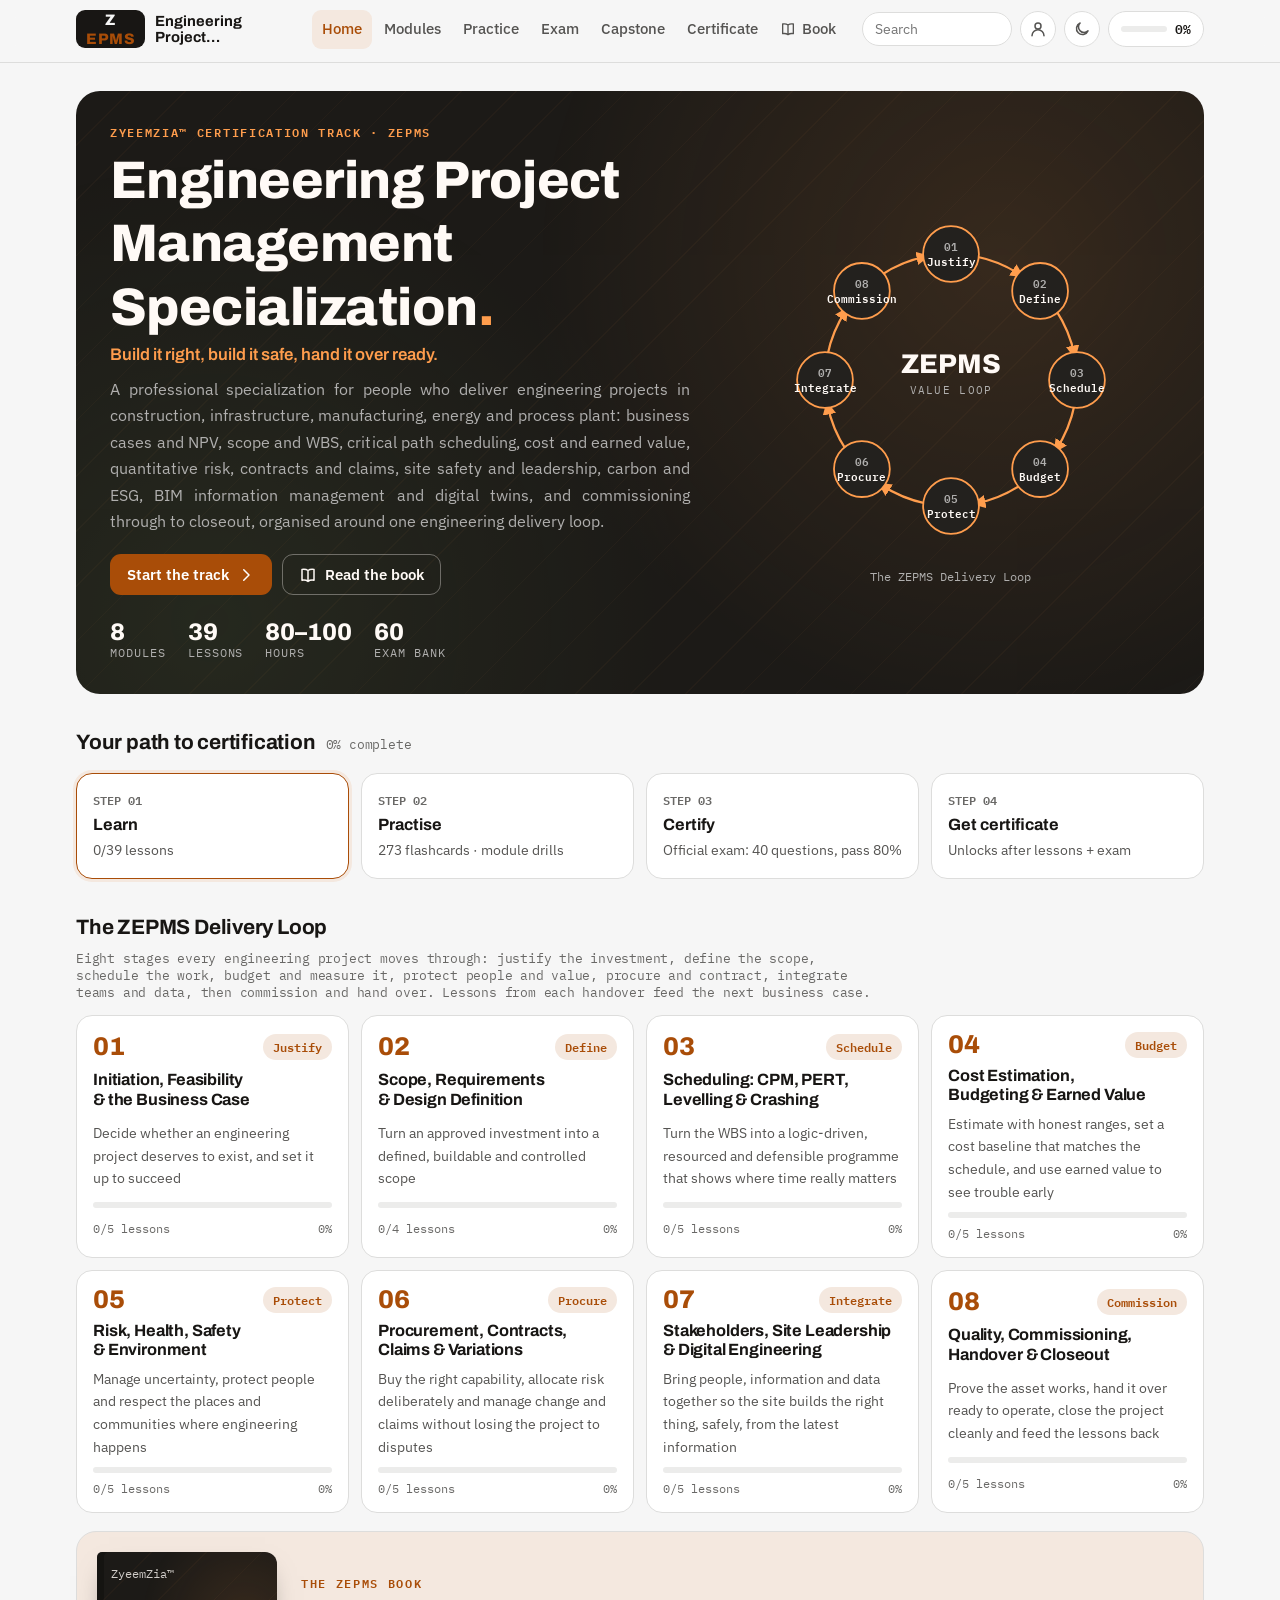
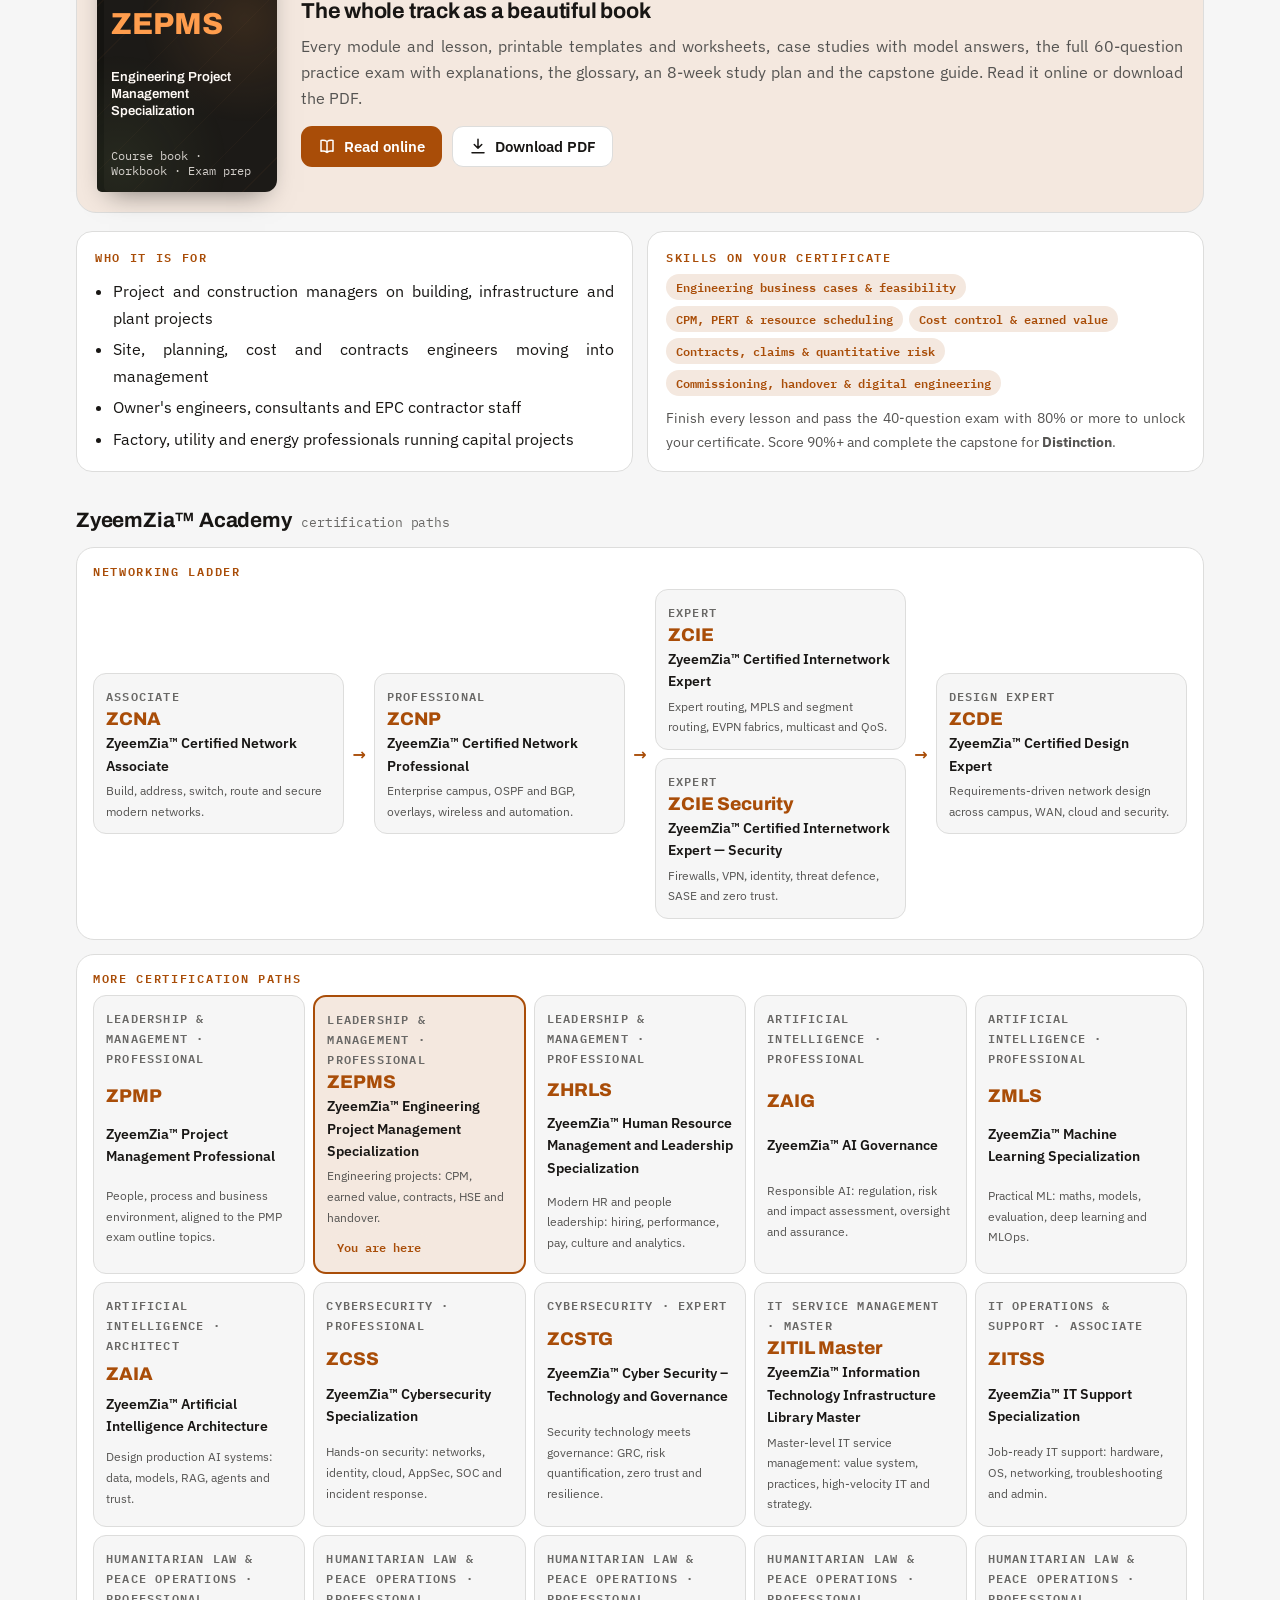
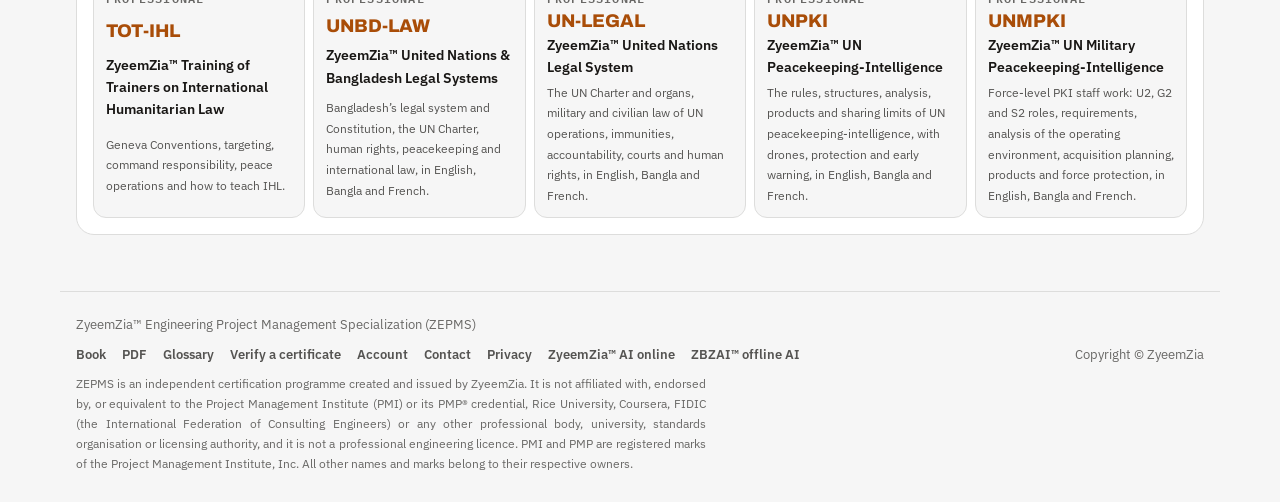
<file: index.html>
<!doctype html>
<html lang="en">
<head>
<meta charset="utf-8">
<meta name="viewport" content="width=device-width, initial-scale=1, viewport-fit=cover">
<title>ZyeemZia™ Engineering Project Management Specialization (ZEPMS)</title>
<meta name="description" content="ZyeemZia™ Engineering Project Management Specialization (ZEPMS): delivering construction, infrastructure, energy and manufacturing projects: feasibility, CPM scheduling, earned value, risk, contracts, HSE, BIM and handover. Free online course, smart book and certificate. Independent programme.">
<meta name="author" content="ZyeemZia">
<meta name="theme-color" content="#1c1a17">
<link rel="icon" href="favicon.svg" type="image/svg+xml">
<link rel="canonical" href="https://zepms.zyeemzia.com/">
<meta property="og:type" content="website">
<meta property="og:site_name" content="ZyeemZia™ Certification Tracks">
<meta property="og:title" content="ZyeemZia™ Engineering Project Management Specialization (ZEPMS)">
<meta property="og:description" content="ZyeemZia™ Engineering Project Management Specialization (ZEPMS): delivering construction, infrastructure, energy and manufacturing projects: feasibility, CPM scheduling, earned value, risk, contracts, HSE, BIM and handover. Free online course, smart book and certificate. Independent programme.">
<meta property="og:url" content="https://zepms.zyeemzia.com/">
<meta property="og:image" content="https://zepms.zyeemzia.com/og-image.png">
<meta property="og:image:width" content="1200">
<meta property="og:image:height" content="630">
<meta name="twitter:card" content="summary_large_image">
<meta name="twitter:image" content="https://zepms.zyeemzia.com/og-image.png">
<script>try{var z=JSON.parse(localStorage.getItem("zepms.v1")||"{}").theme;if(z==="dark"||z==="light")document.documentElement.setAttribute("data-theme",z)}catch(e){}</script>
<link rel="stylesheet" href="fonts.css?v=66d4b9ed12">
<link rel="stylesheet" href="theme.css?v=0977061629">
<link rel="preload" href="fonts/IBMPlexSans-400-latin-a68a20.woff2" as="font" type="font/woff2" crossorigin>
<link rel="preload" href="fonts/Archivo-600-latin-79dc5e.woff2" as="font" type="font/woff2" crossorigin>
<link rel="stylesheet" href="app.css?v=2059a68e38">
</head>
<body>
<header class="topbar">
  <div class="topbar-in">
    <a class="brand" href="#home" aria-label="ZEPMS home"><span class="brand-mark">Z<i>EPMS</i></span><span class="brand-text"><b>Engineering Project Management Specialization</b><small>ZyeemZia™ Certification Track</small></span></a>
    <nav class="mainnav" id="mainnav" aria-label="Main"></nav>
    <div class="top-tools">
      <form class="search" id="searchForm" role="search"><input id="searchInput" type="search" placeholder="Search" aria-label="Search lessons and terms"></form>
      <a class="icon-btn search-icon" href="#search/" aria-label="Search"><svg viewBox="0 0 24 24" fill="none" stroke="currentColor" stroke-width="2" stroke-linecap="round" aria-hidden="true"><circle cx="11" cy="11" r="7"/><path d="M20 20l-4-4"/></svg></a>
      <a class="icon-btn" id="acctBtn" href="#account" aria-label="Sign in"></a>
      <button class="icon-btn" id="themeBtn" type="button" aria-label="Toggle dark mode"></button>
      <a class="prog-chip" id="progChip" href="#settings" aria-label="Your progress"></a>
    </div>
  </div>
  <div class="read-bar" id="readBar"></div>
</header>
<main id="view" class="view" tabindex="-1"><div class="boot" aria-label="Loading the course"><i></i><i></i><i></i></div></main>
<footer class="site-foot">
  <div class="row"><span>ZyeemZia™ Engineering Project Management Specialization (ZEPMS)</span><span style="display:flex;gap:16px;flex-wrap:wrap"><a href="book.html" target="_blank" rel="noopener">Book</a><a href="ZEPMS-Book.pdf" download>PDF</a><a href="#glossary">Glossary</a><a href="#verify/">Verify a certificate</a><a href="#account">Account</a><a href="#contact">Contact</a><a href="privacy.html">Privacy</a><a href="https://ai.zyeemzia.com/" target="_blank" rel="noopener">ZyeemZia™ AI online</a><a href="https://zbzai.zyeemzia.com/" target="_blank" rel="noopener">ZBZAI™ offline AI</a></span><span>Copyright © ZyeemZia</span></div>
  <p class="disc" id="disc"></p>
</footer>
<nav class="tabbar" id="tabbar" aria-label="Main mobile"></nav>
<div class="toast" id="toast" role="status" aria-live="polite" hidden></div>
<script defer src="core.js?v=756f940ff2"></script>
<script defer src="figures.js?v=d0575e00c2"></script>
<script defer src="family.js?v=e2194631f1"></script>
<script defer src="data/track.js?v=a14df67e96"></script>
<script defer src="data/m1-4.js?v=e4609633d0"></script>
<script defer src="data/m5-8.js?v=84c2f275ab"></script>
<script defer src="app.js?v=317a90ee0c"></script>
<script>/* ZyeemZia house style: justified writing. Paragraphs and list text that read left-aligned are justified; centred text, headings, buttons and columns too narrow to justify cleanly stay as they are. Copyright © ZyeemZia */(function(){var S='p,li,dd,blockquote';function j(r){if(!r||!r.querySelectorAll)return;var L=r.querySelectorAll(S);for(var i=0;i<L.length;i++){var e=L[i];if(e.getAttribute('data-zj'))continue;e.setAttribute('data-zj','1');var a=getComputedStyle(e).textAlign;if(a==='start'||a==='left'||a==='-webkit-auto'){var w=e.clientWidth;if(!w||w>=280)e.style.textAlign='justify'}}}function go(){j(document);if(!window.MutationObserver)return;new MutationObserver(function(m){for(var i=0;i<m.length;i++){var N=m[i].addedNodes;for(var k=0;k<N.length;k++){var n=N[k];if(n.nodeType===1)j(n.matches&&n.matches(S)?n.parentNode:n)}}}).observe(document.body,{childList:true,subtree:true})}if(document.readyState==='loading')document.addEventListener('DOMContentLoaded',go);else go()})()</script>
</body>
</html>
</file>
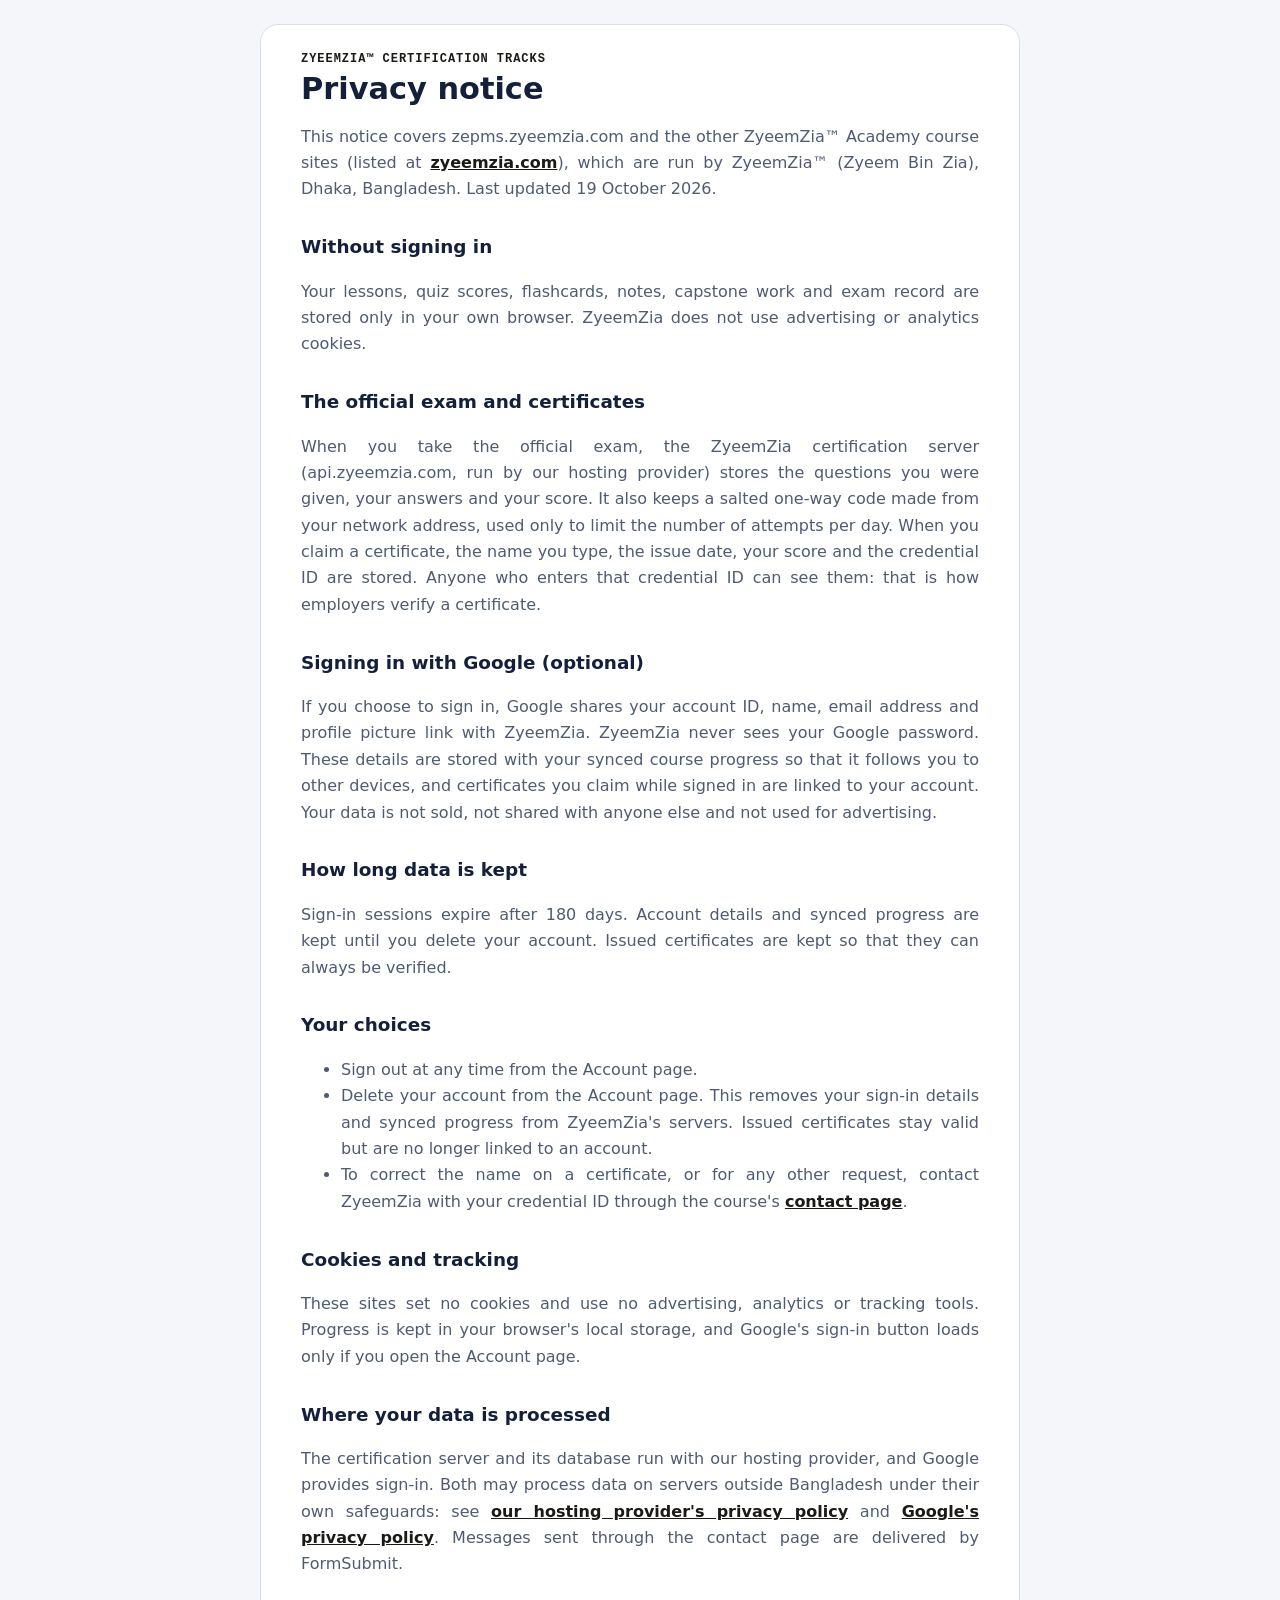
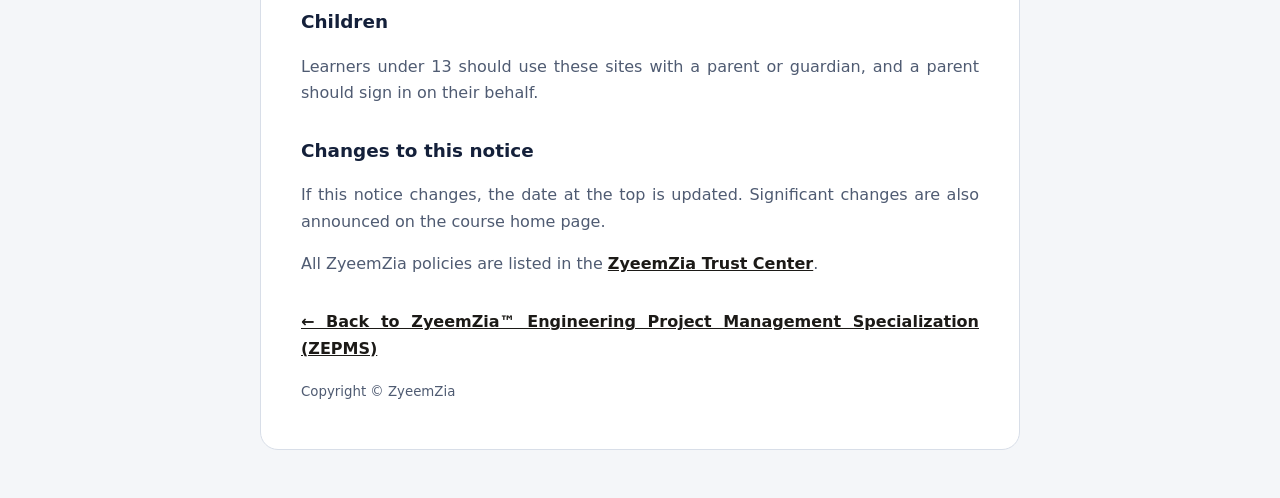
<file: privacy.html>
<!doctype html>
<html lang="en"><head><meta charset="utf-8"><meta name="viewport" content="width=device-width, initial-scale=1">
<title>Privacy notice · ZyeemZia™ ZEPMS</title><meta name="description" content="How the ZyeemZia certification tracks handle your data."><link rel="icon" href="favicon.svg" type="image/svg+xml">
<style>:root{--bg:#f4f6f9;--card:#fff;--ink:#14203a;--mut:#4f5b72;--line:#d8dee8;--acc:#1c1a17}@media (prefers-color-scheme:dark){:root{--bg:#0b1120;--card:#121a2c;--ink:#e8edf6;--mut:#a6b2c8;--line:#26324a;--acc:#ff9d4d;color-scheme:dark}}
*{box-sizing:border-box}body{margin:0;background:var(--bg);color:var(--ink);font:16px/1.65 "Segoe UI",system-ui,sans-serif;padding:24px 16px 48px}main{max-width:760px;margin:0 auto;background:var(--card);border:1px solid var(--line);border-radius:18px;padding:28px clamp(18px,5vw,40px)}
h1{font-size:1.9rem;line-height:1.2;margin:.2em 0 .4em}h2{font-size:1.15rem;margin:1.6em 0 .3em}p,li{color:var(--mut)}a{color:var(--acc);font-weight:600}.eb{font:700 .75rem/1 ui-monospace,Consolas,monospace;letter-spacing:.08em;text-transform:uppercase;color:var(--acc)}small{color:var(--mut)}</style><link rel="canonical" href="https://zepms.zyeemzia.com/privacy.html">
</head>
<body><main>
<div class="eb">ZyeemZia™ certification tracks</div>
<h1>Privacy notice</h1>
<p>This notice covers zepms.zyeemzia.com and the other ZyeemZia™ Academy course sites (listed at <a href="https://zyeemzia.com/#academy">zyeemzia.com</a>), which are run by ZyeemZia™ (Zyeem Bin Zia), Dhaka, Bangladesh. Last updated 19 October 2026.</p>
<h2>Without signing in</h2>
<p>Your lessons, quiz scores, flashcards, notes, capstone work and exam record are stored only in your own browser. ZyeemZia does not use advertising or analytics cookies.</p>
<h2>The official exam and certificates</h2>
<p>When you take the official exam, the ZyeemZia certification server (api.zyeemzia.com, run by our hosting provider) stores the questions you were given, your answers and your score. It also keeps a salted one-way code made from your network address, used only to limit the number of attempts per day. When you claim a certificate, the name you type, the issue date, your score and the credential ID are stored. Anyone who enters that credential ID can see them: that is how employers verify a certificate.</p>
<h2>Signing in with Google (optional)</h2>
<p>If you choose to sign in, Google shares your account ID, name, email address and profile picture link with ZyeemZia. ZyeemZia never sees your Google password. These details are stored with your synced course progress so that it follows you to other devices, and certificates you claim while signed in are linked to your account. Your data is not sold, not shared with anyone else and not used for advertising.</p>
<h2>How long data is kept</h2>
<p>Sign-in sessions expire after 180 days. Account details and synced progress are kept until you delete your account. Issued certificates are kept so that they can always be verified.</p>
<h2>Your choices</h2>
<ul><li>Sign out at any time from the Account page.</li><li>Delete your account from the Account page. This removes your sign-in details and synced progress from ZyeemZia's servers. Issued certificates stay valid but are no longer linked to an account.</li><li>To correct the name on a certificate, or for any other request, contact ZyeemZia with your credential ID through the course's <a href="./#contact">contact page</a>.</li></ul>
<h2>Cookies and tracking</h2>
<p>These sites set no cookies and use no advertising, analytics or tracking tools. Progress is kept in your browser's local storage, and Google's sign-in button loads only if you open the Account page.</p>
<h2>Where your data is processed</h2>
<p>The certification server and its database run with our hosting provider, and Google provides sign-in. Both may process data on servers outside Bangladesh under their own safeguards: see <a href="https://www.cloudflare.com/privacypolicy/">our hosting provider's privacy policy</a> and <a href="https://policies.google.com/privacy">Google's privacy policy</a>. Messages sent through the contact page are delivered by FormSubmit.</p>
<h2>Children</h2>
<p>Learners under 13 should use these sites with a parent or guardian, and a parent should sign in on their behalf.</p>
<h2>Changes to this notice</h2>
<p>If this notice changes, the date at the top is updated. Significant changes are also announced on the course home page.</p>
<p>All ZyeemZia policies are listed in the <a href="https://policy.zyeemzia.com/">ZyeemZia Trust Center</a>.</p>
<p style="margin-top:2em"><a href="./">← Back to ZyeemZia™ Engineering Project Management Specialization (ZEPMS)</a></p>
<p><small>Copyright © ZyeemZia</small></p>
</main><script>/* ZyeemZia house style: justified writing. Paragraphs and list text that read left-aligned are justified; centred text, headings, buttons and columns too narrow to justify cleanly stay as they are. Copyright © ZyeemZia */(function(){var S='p,li,dd,blockquote';function j(r){if(!r||!r.querySelectorAll)return;var L=r.querySelectorAll(S);for(var i=0;i<L.length;i++){var e=L[i];if(e.getAttribute('data-zj'))continue;e.setAttribute('data-zj','1');var a=getComputedStyle(e).textAlign;if(a==='start'||a==='left'||a==='-webkit-auto'){var w=e.clientWidth;if(!w||w>=280)e.style.textAlign='justify'}}}function go(){j(document);if(!window.MutationObserver)return;new MutationObserver(function(m){for(var i=0;i<m.length;i++){var N=m[i].addedNodes;for(var k=0;k<N.length;k++){var n=N[k];if(n.nodeType===1)j(n.matches&&n.matches(S)?n.parentNode:n)}}}).observe(document.body,{childList:true,subtree:true})}if(document.readyState==='loading')document.addEventListener('DOMContentLoaded',go);else go()})()</script>
</body></html>
</file>
<file: fonts.css>
/* Bundled Google Fonts (SIL Open Font License) for offline use and PDF printing */
@font-face {
  font-family: 'Archivo';
  font-style: normal;
  font-weight: 600;
  font-stretch: 100%;
  font-display: swap;
  src: url(fonts/Archivo-600-latin-ext-20ba07.woff2) format('woff2');
  unicode-range: U+0100-02BA, U+02BD-02C5, U+02C7-02CC, U+02CE-02D7, U+02DD-02FF, U+0304, U+0308, U+0329, U+1D00-1DBF, U+1E00-1E9F, U+1EF2-1EFF, U+2020, U+20A0-20AB, U+20AD-20C4, U+2113, U+2C60-2C7F, U+A720-A7FF;
}
@font-face {
  font-family: 'Archivo';
  font-style: normal;
  font-weight: 600;
  font-stretch: 100%;
  font-display: swap;
  src: url(fonts/Archivo-600-latin-79dc5e.woff2) format('woff2');
  unicode-range: U+0000-00FF, U+0131, U+0152-0153, U+02BB-02BC, U+02C6, U+02DA, U+02DC, U+0304, U+0308, U+0329, U+2000-206F, U+20AC, U+2122, U+2191, U+2193, U+2212, U+2215, U+FEFF, U+FFFD;
}
@font-face {
  font-family: 'Archivo';
  font-style: normal;
  font-weight: 700;
  font-stretch: 100%;
  font-display: swap;
  src: url(fonts/Archivo-600-latin-ext-20ba07.woff2) format('woff2');
  unicode-range: U+0100-02BA, U+02BD-02C5, U+02C7-02CC, U+02CE-02D7, U+02DD-02FF, U+0304, U+0308, U+0329, U+1D00-1DBF, U+1E00-1E9F, U+1EF2-1EFF, U+2020, U+20A0-20AB, U+20AD-20C4, U+2113, U+2C60-2C7F, U+A720-A7FF;
}
@font-face {
  font-family: 'Archivo';
  font-style: normal;
  font-weight: 700;
  font-stretch: 100%;
  font-display: swap;
  src: url(fonts/Archivo-600-latin-79dc5e.woff2) format('woff2');
  unicode-range: U+0000-00FF, U+0131, U+0152-0153, U+02BB-02BC, U+02C6, U+02DA, U+02DC, U+0304, U+0308, U+0329, U+2000-206F, U+20AC, U+2122, U+2191, U+2193, U+2212, U+2215, U+FEFF, U+FFFD;
}
@font-face {
  font-family: 'Archivo';
  font-style: normal;
  font-weight: 800;
  font-stretch: 100%;
  font-display: swap;
  src: url(fonts/Archivo-600-latin-ext-20ba07.woff2) format('woff2');
  unicode-range: U+0100-02BA, U+02BD-02C5, U+02C7-02CC, U+02CE-02D7, U+02DD-02FF, U+0304, U+0308, U+0329, U+1D00-1DBF, U+1E00-1E9F, U+1EF2-1EFF, U+2020, U+20A0-20AB, U+20AD-20C4, U+2113, U+2C60-2C7F, U+A720-A7FF;
}
@font-face {
  font-family: 'Archivo';
  font-style: normal;
  font-weight: 800;
  font-stretch: 100%;
  font-display: swap;
  src: url(fonts/Archivo-600-latin-79dc5e.woff2) format('woff2');
  unicode-range: U+0000-00FF, U+0131, U+0152-0153, U+02BB-02BC, U+02C6, U+02DA, U+02DC, U+0304, U+0308, U+0329, U+2000-206F, U+20AC, U+2122, U+2191, U+2193, U+2212, U+2215, U+FEFF, U+FFFD;
}
@font-face {
  font-family: 'IBM Plex Mono';
  font-style: normal;
  font-weight: 400;
  font-display: swap;
  src: url(fonts/IBMPlexMono-400-latin-ext-7f25d9.woff2) format('woff2');
  unicode-range: U+0100-02BA, U+02BD-02C5, U+02C7-02CC, U+02CE-02D7, U+02DD-02FF, U+0304, U+0308, U+0329, U+1D00-1DBF, U+1E00-1E9F, U+1EF2-1EFF, U+2020, U+20A0-20AB, U+20AD-20C4, U+2113, U+2C60-2C7F, U+A720-A7FF;
}
@font-face {
  font-family: 'IBM Plex Mono';
  font-style: normal;
  font-weight: 400;
  font-display: swap;
  src: url(fonts/IBMPlexMono-400-latin-d196e8.woff2) format('woff2');
  unicode-range: U+0000-00FF, U+0131, U+0152-0153, U+02BB-02BC, U+02C6, U+02DA, U+02DC, U+0304, U+0308, U+0329, U+2000-206F, U+20AC, U+2122, U+2191, U+2193, U+2212, U+2215, U+FEFF, U+FFFD;
}
@font-face {
  font-family: 'IBM Plex Mono';
  font-style: normal;
  font-weight: 600;
  font-display: swap;
  src: url(fonts/IBMPlexMono-600-latin-ext-bf8910.woff2) format('woff2');
  unicode-range: U+0100-02BA, U+02BD-02C5, U+02C7-02CC, U+02CE-02D7, U+02DD-02FF, U+0304, U+0308, U+0329, U+1D00-1DBF, U+1E00-1E9F, U+1EF2-1EFF, U+2020, U+20A0-20AB, U+20AD-20C4, U+2113, U+2C60-2C7F, U+A720-A7FF;
}
@font-face {
  font-family: 'IBM Plex Mono';
  font-style: normal;
  font-weight: 600;
  font-display: swap;
  src: url(fonts/IBMPlexMono-600-latin-9b8270.woff2) format('woff2');
  unicode-range: U+0000-00FF, U+0131, U+0152-0153, U+02BB-02BC, U+02C6, U+02DA, U+02DC, U+0304, U+0308, U+0329, U+2000-206F, U+20AC, U+2122, U+2191, U+2193, U+2212, U+2215, U+FEFF, U+FFFD;
}
@font-face {
  font-family: 'IBM Plex Sans';
  font-style: italic;
  font-weight: 400;
  font-stretch: 100%;
  font-display: swap;
  src: url(fonts/IBMPlexSans-400i-latin-ext-77f5d9.woff2) format('woff2');
  unicode-range: U+0100-02BA, U+02BD-02C5, U+02C7-02CC, U+02CE-02D7, U+02DD-02FF, U+0304, U+0308, U+0329, U+1D00-1DBF, U+1E00-1E9F, U+1EF2-1EFF, U+2020, U+20A0-20AB, U+20AD-20C4, U+2113, U+2C60-2C7F, U+A720-A7FF;
}
@font-face {
  font-family: 'IBM Plex Sans';
  font-style: italic;
  font-weight: 400;
  font-stretch: 100%;
  font-display: swap;
  src: url(fonts/IBMPlexSans-400i-latin-46a3d9.woff2) format('woff2');
  unicode-range: U+0000-00FF, U+0131, U+0152-0153, U+02BB-02BC, U+02C6, U+02DA, U+02DC, U+0304, U+0308, U+0329, U+2000-206F, U+20AC, U+2122, U+2191, U+2193, U+2212, U+2215, U+FEFF, U+FFFD;
}
@font-face {
  font-family: 'IBM Plex Sans';
  font-style: normal;
  font-weight: 400;
  font-stretch: 100%;
  font-display: swap;
  src: url(fonts/IBMPlexSans-400-latin-ext-71c30c.woff2) format('woff2');
  unicode-range: U+0100-02BA, U+02BD-02C5, U+02C7-02CC, U+02CE-02D7, U+02DD-02FF, U+0304, U+0308, U+0329, U+1D00-1DBF, U+1E00-1E9F, U+1EF2-1EFF, U+2020, U+20A0-20AB, U+20AD-20C4, U+2113, U+2C60-2C7F, U+A720-A7FF;
}
@font-face {
  font-family: 'IBM Plex Sans';
  font-style: normal;
  font-weight: 400;
  font-stretch: 100%;
  font-display: swap;
  src: url(fonts/IBMPlexSans-400-latin-a68a20.woff2) format('woff2');
  unicode-range: U+0000-00FF, U+0131, U+0152-0153, U+02BB-02BC, U+02C6, U+02DA, U+02DC, U+0304, U+0308, U+0329, U+2000-206F, U+20AC, U+2122, U+2191, U+2193, U+2212, U+2215, U+FEFF, U+FFFD;
}
@font-face {
  font-family: 'IBM Plex Sans';
  font-style: normal;
  font-weight: 500;
  font-stretch: 100%;
  font-display: swap;
  src: url(fonts/IBMPlexSans-400-latin-ext-71c30c.woff2) format('woff2');
  unicode-range: U+0100-02BA, U+02BD-02C5, U+02C7-02CC, U+02CE-02D7, U+02DD-02FF, U+0304, U+0308, U+0329, U+1D00-1DBF, U+1E00-1E9F, U+1EF2-1EFF, U+2020, U+20A0-20AB, U+20AD-20C4, U+2113, U+2C60-2C7F, U+A720-A7FF;
}
@font-face {
  font-family: 'IBM Plex Sans';
  font-style: normal;
  font-weight: 500;
  font-stretch: 100%;
  font-display: swap;
  src: url(fonts/IBMPlexSans-400-latin-a68a20.woff2) format('woff2');
  unicode-range: U+0000-00FF, U+0131, U+0152-0153, U+02BB-02BC, U+02C6, U+02DA, U+02DC, U+0304, U+0308, U+0329, U+2000-206F, U+20AC, U+2122, U+2191, U+2193, U+2212, U+2215, U+FEFF, U+FFFD;
}
@font-face {
  font-family: 'IBM Plex Sans';
  font-style: normal;
  font-weight: 600;
  font-stretch: 100%;
  font-display: swap;
  src: url(fonts/IBMPlexSans-400-latin-ext-71c30c.woff2) format('woff2');
  unicode-range: U+0100-02BA, U+02BD-02C5, U+02C7-02CC, U+02CE-02D7, U+02DD-02FF, U+0304, U+0308, U+0329, U+1D00-1DBF, U+1E00-1E9F, U+1EF2-1EFF, U+2020, U+20A0-20AB, U+20AD-20C4, U+2113, U+2C60-2C7F, U+A720-A7FF;
}
@font-face {
  font-family: 'IBM Plex Sans';
  font-style: normal;
  font-weight: 600;
  font-stretch: 100%;
  font-display: swap;
  src: url(fonts/IBMPlexSans-400-latin-a68a20.woff2) format('woff2');
  unicode-range: U+0000-00FF, U+0131, U+0152-0153, U+02BB-02BC, U+02C6, U+02DA, U+02DC, U+0304, U+0308, U+0329, U+2000-206F, U+20AC, U+2122, U+2191, U+2193, U+2212, U+2215, U+FEFF, U+FFFD;
}
@font-face {
  font-family: 'IBM Plex Sans';
  font-style: normal;
  font-weight: 700;
  font-stretch: 100%;
  font-display: swap;
  src: url(fonts/IBMPlexSans-400-latin-ext-71c30c.woff2) format('woff2');
  unicode-range: U+0100-02BA, U+02BD-02C5, U+02C7-02CC, U+02CE-02D7, U+02DD-02FF, U+0304, U+0308, U+0329, U+1D00-1DBF, U+1E00-1E9F, U+1EF2-1EFF, U+2020, U+20A0-20AB, U+20AD-20C4, U+2113, U+2C60-2C7F, U+A720-A7FF;
}
@font-face {
  font-family: 'IBM Plex Sans';
  font-style: normal;
  font-weight: 700;
  font-stretch: 100%;
  font-display: swap;
  src: url(fonts/IBMPlexSans-400-latin-a68a20.woff2) format('woff2');
  unicode-range: U+0000-00FF, U+0131, U+0152-0153, U+02BB-02BC, U+02C6, U+02DA, U+02DC, U+0304, U+0308, U+0329, U+2000-206F, U+20AC, U+2122, U+2191, U+2193, U+2212, U+2215, U+FEFF, U+FFFD;
}
@font-face {
  font-family: 'Sora';
  font-style: normal;
  font-weight: 500;
  font-display: swap;
  src: url(fonts/Sora-500-latin-ext-f9e5e3.woff2) format('woff2');
  unicode-range: U+0100-02BA, U+02BD-02C5, U+02C7-02CC, U+02CE-02D7, U+02DD-02FF, U+0304, U+0308, U+0329, U+1D00-1DBF, U+1E00-1E9F, U+1EF2-1EFF, U+2020, U+20A0-20AB, U+20AD-20C4, U+2113, U+2C60-2C7F, U+A720-A7FF;
}
@font-face {
  font-family: 'Sora';
  font-style: normal;
  font-weight: 500;
  font-display: swap;
  src: url(fonts/Sora-500-latin-4fa0aa.woff2) format('woff2');
  unicode-range: U+0000-00FF, U+0131, U+0152-0153, U+02BB-02BC, U+02C6, U+02DA, U+02DC, U+0304, U+0308, U+0329, U+2000-206F, U+20AC, U+2122, U+2191, U+2193, U+2212, U+2215, U+FEFF, U+FFFD;
}
@font-face {
  font-family: 'Sora';
  font-style: normal;
  font-weight: 600;
  font-display: swap;
  src: url(fonts/Sora-500-latin-ext-f9e5e3.woff2) format('woff2');
  unicode-range: U+0100-02BA, U+02BD-02C5, U+02C7-02CC, U+02CE-02D7, U+02DD-02FF, U+0304, U+0308, U+0329, U+1D00-1DBF, U+1E00-1E9F, U+1EF2-1EFF, U+2020, U+20A0-20AB, U+20AD-20C4, U+2113, U+2C60-2C7F, U+A720-A7FF;
}
@font-face {
  font-family: 'Sora';
  font-style: normal;
  font-weight: 600;
  font-display: swap;
  src: url(fonts/Sora-500-latin-4fa0aa.woff2) format('woff2');
  unicode-range: U+0000-00FF, U+0131, U+0152-0153, U+02BB-02BC, U+02C6, U+02DA, U+02DC, U+0304, U+0308, U+0329, U+2000-206F, U+20AC, U+2122, U+2191, U+2193, U+2212, U+2215, U+FEFF, U+FFFD;
}
@font-face {
  font-family: 'Sora';
  font-style: normal;
  font-weight: 700;
  font-display: swap;
  src: url(fonts/Sora-500-latin-ext-f9e5e3.woff2) format('woff2');
  unicode-range: U+0100-02BA, U+02BD-02C5, U+02C7-02CC, U+02CE-02D7, U+02DD-02FF, U+0304, U+0308, U+0329, U+1D00-1DBF, U+1E00-1E9F, U+1EF2-1EFF, U+2020, U+20A0-20AB, U+20AD-20C4, U+2113, U+2C60-2C7F, U+A720-A7FF;
}
@font-face {
  font-family: 'Sora';
  font-style: normal;
  font-weight: 700;
  font-display: swap;
  src: url(fonts/Sora-500-latin-4fa0aa.woff2) format('woff2');
  unicode-range: U+0000-00FF, U+0131, U+0152-0153, U+02BB-02BC, U+02C6, U+02DA, U+02DC, U+0304, U+0308, U+0329, U+2000-206F, U+20AC, U+2122, U+2191, U+2193, U+2212, U+2215, U+FEFF, U+FFFD;
}
@font-face {
  font-family: 'Sora';
  font-style: normal;
  font-weight: 800;
  font-display: swap;
  src: url(fonts/Sora-500-latin-ext-f9e5e3.woff2) format('woff2');
  unicode-range: U+0100-02BA, U+02BD-02C5, U+02C7-02CC, U+02CE-02D7, U+02DD-02FF, U+0304, U+0308, U+0329, U+1D00-1DBF, U+1E00-1E9F, U+1EF2-1EFF, U+2020, U+20A0-20AB, U+20AD-20C4, U+2113, U+2C60-2C7F, U+A720-A7FF;
}
@font-face {
  font-family: 'Sora';
  font-style: normal;
  font-weight: 800;
  font-display: swap;
  src: url(fonts/Sora-500-latin-4fa0aa.woff2) format('woff2');
  unicode-range: U+0000-00FF, U+0131, U+0152-0153, U+02BB-02BC, U+02C6, U+02DA, U+02DC, U+0304, U+0308, U+0329, U+2000-206F, U+20AC, U+2122, U+2191, U+2193, U+2212, U+2215, U+FEFF, U+FFFD;
}
</file>
<file: theme.css>
/* ZEPMS — "site loop": charcoal steel, safety orange and survey green; hazard-stripe motif. */
:root {
  --bg: #f6f6f6; --surface: #ffffff; --surface-2: #ececeb; --ink: #181614; --ink-2: #555452; --ink-3: #696866; --line: #dddddc;
  --accent: #a94d08; --accent-ink: #ffffff; --accent-soft: #f4e8df; --accent-2: #3a6b2a; --accent-2-soft: #e3eae1;
  --good: #1d7a4b; --good-soft: #dcf1e4; --bad: #b42a2a; --bad-soft: #f9e2e0; --warn: #b77800; --warn-soft: #fbefd3; --on-status: #ffffff;
  --hero-bg: #1c1a17; --hero-ink: #fffaf6; --hero-ink-2: #b0afae; --hero-accent: #ff9d4d;
  --motif: radial-gradient(circle at 82% 28%, rgba(255,157,77,0.24), transparent 46%), radial-gradient(circle at 12% 88%, rgba(155,210,122,0.16), transparent 42%), repeating-linear-gradient(135deg, transparent 0 38px, rgba(255,157,77,0.07) 38px 39px);
  --sg-line: #494845; --sg-accent: #ff9d4d; --sg-accent-2: #9bd27a; --sg-node: #23211e; --sg-ink: #fffaf6; --sg-ink-2: #b0afae;
  --f-display: "Archivo", "IBM Plex Sans", "Segoe UI", sans-serif; --f-body: "IBM Plex Sans", "Segoe UI", system-ui, sans-serif; --f-mono: "IBM Plex Mono", Consolas, monospace;
  --radius: 16px;
}
@media (prefers-color-scheme: dark) {
  :root:not([data-theme="light"]) {
  --bg: #0f0e0d; --surface: #161512; --surface-2: #272523; --ink: #fff9f4; --ink-2: #b6b6b5; --ink-3: #908f8d; --line: #373533;
  --accent: #ff9d4d; --accent-ink: #0f0e0d; --accent-soft: #3f2b1a; --accent-2: #9bd27a; --accent-2-soft: #252d1e;
  --good: #5bd39a; --good-soft: #10301f; --bad: #ff7a7a; --bad-soft: #3a1616; --warn: #f2b84c; --warn-soft: #3a2c10; --on-status: #0f0e0d;
  color-scheme: dark;
  }
}
:root[data-theme="dark"] {
  --bg: #0f0e0d; --surface: #161512; --surface-2: #272523; --ink: #fff9f4; --ink-2: #b6b6b5; --ink-3: #908f8d; --line: #373533;
  --accent: #ff9d4d; --accent-ink: #0f0e0d; --accent-soft: #3f2b1a; --accent-2: #9bd27a; --accent-2-soft: #252d1e;
  --good: #5bd39a; --good-soft: #10301f; --bad: #ff7a7a; --bad-soft: #3a1616; --warn: #f2b84c; --warn-soft: #3a2c10; --on-status: #0f0e0d;
  color-scheme: dark;
}
.hero h1, .mod-num, .mod-big, .bb-cover b { font-stretch: 112%; }
</file>
<file: app.css>
/* ZyeemZia certification engine — site styles. Colours and faces come from theme.css (per track). */
/* Form controls use the page font; browsers otherwise fall back to Arial. */
button, input, select, textarea { font-family: inherit; }
/* Small print never drops below 12px on screen. */
small { font-size: max(12px, .85em); }
* { box-sizing: border-box; }
[hidden] { display: none !important; }
html { -webkit-text-size-adjust: 100%; }
body { margin: 0; background: var(--bg); color: var(--ink); font: 16px/1.65 var(--f-body); }
a { color: var(--accent); }
button { font: inherit; color: inherit; }
:focus-visible { outline: 3px solid var(--accent-2); outline-offset: 2px; border-radius: 6px; }
h1, h2, h3, h4 { margin: 0; line-height: 1.2; text-wrap: balance; font-family: var(--f-display); letter-spacing: -.01em; }
p { margin: 0; }
code { font: .9em var(--f-mono); background: var(--surface-2); padding: 1px 6px; border-radius: 5px; }
.muted { color: var(--ink-2); }
.eyebrow { font: 600 max(12px, .75rem)/1.2 var(--f-mono); letter-spacing: .14em; text-transform: uppercase; color: var(--accent); }

/* ---------- chrome ---------- */
.topbar { position: sticky; top: 0; padding-top: env(safe-area-inset-top, 0px); z-index: 30; background: color-mix(in srgb, var(--bg) 88%, transparent); backdrop-filter: blur(10px) saturate(1.3); -webkit-backdrop-filter: blur(10px) saturate(1.3); border-bottom: 1px solid var(--line); }
.topbar-in { max-width: 1160px; margin: 0 auto; display: flex; align-items: center; gap: 16px; padding-block: 10px; padding-left: max(16px, env(safe-area-inset-left, 0px)); padding-right: max(16px, env(safe-area-inset-right, 0px)); }
.brand { display: flex; align-items: center; gap: 10px; text-decoration: none; color: var(--ink); flex-shrink: 0; }
.brand-mark { height: 38px; padding: 0 10px; display: grid; place-items: center; background: var(--ink); color: var(--bg); font: 800 .95rem var(--f-display); letter-spacing: .04em; border-radius: 9px; }
.brand-mark i { font-style: normal; color: var(--accent); }
.brand-text { display: flex; flex-direction: column; line-height: 1.15; }
.brand-text b { font: 700 .92rem var(--f-display); }
.brand-text small { font: 500 max(12px, .75rem) var(--f-mono); color: var(--ink-2); letter-spacing: .04em; }
.mainnav { display: flex; gap: 2px; margin-left: 8px; }
.mainnav a { text-decoration: none; color: var(--ink-2); padding: 7px 10px; border-radius: 9px; font-weight: 500; font-size: .93rem; white-space: nowrap; display: inline-flex; gap: 6px; align-items: center; }
.mainnav a:hover { background: var(--surface-2); color: var(--ink); }
.mainnav a[aria-current="page"] { color: var(--accent); background: var(--accent-soft); }
.mainnav svg { width: 16px; height: 16px; }
.top-tools { margin-left: auto; display: flex; gap: 8px; align-items: center; }
.icon-btn { width: 36px; height: 36px; border-radius: 50%; border: 1px solid var(--line); background: var(--surface); display: grid; place-items: center; cursor: pointer; color: var(--ink-2); }
.icon-btn svg, .btn svg, .tabbar svg { width: 18px; height: 18px; }
.prog-chip { display: inline-flex; align-items: center; gap: 8px; text-decoration: none; color: var(--ink); font: 600 .82rem var(--f-mono); background: var(--surface); border: 1px solid var(--line); padding: 6px 12px; border-radius: 999px; font-variant-numeric: tabular-nums; white-space: nowrap; }
.prog-chip i { width: 46px; height: 6px; border-radius: 9px; background: var(--surface-2); overflow: hidden; display: inline-block; }
.prog-chip i b { display: block; height: 100%; background: var(--accent); }
.read-bar { height: 3px; width: 100%; background: var(--accent); transform: scaleX(0); transform-origin: 0 50%; transition: transform .15s; }
.tabbar { display: none; }
.view { max-width: 1160px; margin: 0 auto; outline: none; padding-block: 28px 56px; padding-left: max(16px, env(safe-area-inset-left, 0px)); padding-right: max(16px, env(safe-area-inset-right, 0px)); }
.site-foot { max-width: 1160px; margin: 0 auto; padding-block: 22px 28px; padding-left: max(16px, env(safe-area-inset-left, 0px)); padding-right: max(16px, env(safe-area-inset-right, 0px)); border-top: 1px solid var(--line); color: var(--ink-3); font-size: .82rem; display: grid; gap: 8px; }
.site-foot .row { display: flex; gap: 8px 18px; flex-wrap: wrap; justify-content: space-between; }
.site-foot a { color: var(--ink-2); text-decoration: none; font-weight: 600; }
.site-foot .disc { font-size: max(12px, .76rem); max-width: 90ch; }

/* ---------- common ---------- */
.btn { display: inline-flex; align-items: center; justify-content: center; gap: 8px; border: 1px solid var(--line); background: var(--surface); color: var(--ink); padding: 10px 16px; border-radius: 11px; cursor: pointer; font-weight: 600; text-decoration: none; font-size: .95rem; line-height: 1.25; }
.btn:hover { border-color: var(--ink-3); }
.btn-primary { background: var(--accent); color: var(--accent-ink); border-color: transparent; }
.btn-primary:hover { filter: brightness(1.07); border-color: transparent; }
.btn-dark { background: var(--ink); color: var(--bg); border-color: transparent; }
.btn-ghost { background: none; border-color: transparent; color: var(--ink-2); }
.btn-sm { padding: 6px 11px; font-size: .85rem; border-radius: 9px; }
.btn[disabled] { opacity: .45; cursor: not-allowed; }
.chip { display: inline-flex; align-items: center; gap: 5px; padding: 3px 10px; border-radius: 999px; font: 600 max(12px, .76rem) var(--f-mono); background: var(--surface-2); color: var(--ink-2); white-space: nowrap; }
.chip.ok { background: var(--good-soft); color: var(--good); }
.chip.acc { background: var(--accent-soft); color: var(--accent); }
.chips { display: flex; flex-wrap: wrap; gap: 6px; }
.card { background: var(--surface); border: 1px solid var(--line); border-radius: var(--radius); }
.page-head { display: grid; gap: 6px; margin-bottom: 22px; }
.page-title { font-size: clamp(1.7rem, 3.4vw, 2.4rem); }
.section-title { font-size: 1.3rem; margin: 36px 0 14px; display: flex; align-items: baseline; gap: 10px; flex-wrap: wrap; }
.section-title small { font: 500 .8rem var(--f-mono); color: var(--ink-3); }
.bar { height: 6px; border-radius: 9px; background: var(--surface-2); overflow: hidden; }
.bar > i { display: block; height: 100%; background: var(--accent); }
.empty { text-align: center; padding: 48px 20px; color: var(--ink-2); border: 1px dashed var(--line); border-radius: 18px; }

/* ---------- home ---------- */
.hero { position: relative; overflow: hidden; display: grid; grid-template-columns: minmax(0, 1.15fr) minmax(0, .85fr); gap: 28px; align-items: center; padding: 34px; border-radius: 24px; background: var(--hero-bg); color: var(--hero-ink); }
.hero .motif { position: absolute; inset: 0; pointer-events: none; opacity: .5; background: var(--motif); }
.hero > *:not(.motif) { position: relative; min-width: 0; }
.hero .eyebrow { color: var(--hero-accent); }
.hero h1 { font-size: clamp(2rem, 4.6vw, 3.3rem); font-weight: 800; margin: 10px 0 6px; color: var(--hero-ink); }
.hero h1 span { color: var(--hero-accent); }
.hero .tag { font: 600 1.05rem var(--f-display); color: var(--hero-accent); }
.hero .lead { color: var(--hero-ink-2); max-width: 58ch; margin-top: 12px; }
.hero-actions { display: flex; gap: 10px; flex-wrap: wrap; margin-top: 20px; }
.hero .btn:not(.btn-primary) { background: transparent; color: var(--hero-ink); border-color: color-mix(in srgb, var(--hero-ink) 35%, transparent); }
.hero-stats { display: flex; gap: 22px; flex-wrap: wrap; margin-top: 24px; }
.hero-stats div { display: grid; }
.hero-stats b { font: 800 1.5rem var(--f-display); color: var(--hero-ink); font-variant-numeric: tabular-nums; }
.hero-stats span { font: 500 max(12px, .75rem) var(--f-mono); color: var(--hero-ink-2); text-transform: uppercase; letter-spacing: .08em; }
.hero-sig { display: grid; justify-items: center; gap: 8px; }
.hero-sig .sg { width: 100%; max-width: 360px; height: auto; }
.hero-sig figcaption { font: 500 max(12px, .78rem) var(--f-mono); color: var(--hero-ink-2); text-align: center; }

.path { display: grid; grid-template-columns: repeat(4, minmax(0, 1fr)); gap: 12px; margin-top: 18px; }
.path-step { padding: 16px; border-radius: 16px; background: var(--surface); border: 1px solid var(--line); display: grid; gap: 6px; position: relative; }
.path-step .n { font: 700 max(12px, .75rem) var(--f-mono); color: var(--ink-3); }
.path-step b { font: 700 1.02rem var(--f-display); }
.path-step small { color: var(--ink-2); font-size: .85rem; }
.path-step.done { border-color: var(--good); }
.path-step.done .n { color: var(--good); }
.path-step.now { border-color: var(--accent); box-shadow: 0 0 0 3px var(--accent-soft); }

.mod-grid { display: grid; grid-template-columns: repeat(4, minmax(0, 1fr)); gap: 12px; }
.mod-card { display: grid; gap: 8px; padding: 16px; border-radius: 16px; background: var(--surface); border: 1px solid var(--line); text-decoration: none; color: var(--ink); transition: transform .15s, border-color .15s; min-width: 0; }
.mod-card:hover { transform: translateY(-2px); border-color: var(--accent); }
.mod-top { display: flex; justify-content: space-between; align-items: center; }
.mod-num { font: 800 1.6rem/1 var(--f-display); color: var(--accent); }
.mod-card h3 { font-size: 1.02rem; }
.mod-card p { font-size: .86rem; color: var(--ink-2); }
.mod-card .meta { display: flex; justify-content: space-between; font: 500 max(12px, .75rem) var(--f-mono); color: var(--ink-3); }
.book-banner { display: grid; grid-template-columns: 180px minmax(0, 1fr); gap: 24px; align-items: center; padding: 20px; border-radius: 20px; background: var(--accent-soft); border: 1px solid var(--line); margin-top: 18px; }
.bb-cover { aspect-ratio: 3/4; border-radius: 5px 12px 12px 5px; background: var(--hero-bg); color: var(--hero-ink); padding: 14px; display: flex; flex-direction: column; justify-content: space-between; text-decoration: none; box-shadow: inset 7px 0 0 rgba(0,0,0,.25), 0 12px 26px -12px rgba(0,0,0,.5); position: relative; overflow: hidden; transition: transform .2s; }
.bb-cover:hover { transform: rotate(-2deg) translateY(-3px); }
.bb-cover .motif { position: absolute; inset: 0; background: var(--motif); opacity: .5; }
.bb-cover > *:not(.motif) { position: relative; }
.bb-cover b { font: 800 1.9rem/1 var(--f-display); color: var(--hero-accent); }
.bb-cover span { font: 600 .82rem/1.3 var(--f-display); }
.bb-cover small { font: 500 max(12px, .75rem) var(--f-mono); opacity: .8; }
.bb-text { display: grid; gap: 8px; min-width: 0; }
.bb-text h2 { font-size: 1.35rem; }
.two { display: grid; grid-template-columns: minmax(0, 1fr) minmax(0, 1fr); gap: 14px; }
.list-card { padding: 18px; display: grid; gap: 10px; }
.list-card ul { margin: 0; padding-left: 18px; display: grid; gap: 4px; }

/* ---------- module & lesson ---------- */
.crumbs { display: flex; gap: 8px; align-items: center; font-size: .85rem; color: var(--ink-2); flex-wrap: wrap; }
.crumbs a { color: var(--ink-2); text-decoration: none; }
.mod-hero { padding: 26px; border-radius: 20px; background: var(--surface); border: 1px solid var(--line); display: grid; grid-template-columns: auto minmax(0, 1fr); gap: 22px; margin: 14px 0 22px; align-items: start; }
.mod-big { font: 800 4rem/1 var(--f-display); color: var(--accent); }
.outcomes { margin: 12px 0 0; padding: 0; list-style: none; display: grid; gap: 6px; }
.outcomes li { display: flex; gap: 10px; }
.outcomes li::before { content: ""; width: 8px; height: 8px; margin-top: .6em; flex-shrink: 0; background: var(--accent); border-radius: 2px; }
.lesson-list { display: grid; gap: 10px; }
.lesson-row { display: grid; grid-template-columns: 54px minmax(0, 1fr) auto; gap: 14px; align-items: center; padding: 14px 16px; border-radius: 14px; background: var(--surface); border: 1px solid var(--line); text-decoration: none; color: var(--ink); }
.lesson-row:hover { border-color: var(--accent); }
.lesson-row .ln { font: 700 1.15rem var(--f-mono); color: var(--ink-3); text-align: center; }
.lesson-row.done .ln { color: var(--good); }
.lesson-row b { font-family: var(--f-display); }
.lesson-row small { display: block; color: var(--ink-2); }
.lesson { max-width: 840px; margin: 0 auto; }
.lesson-head { margin: 14px 0 22px; padding: 24px; border-radius: 20px; background: var(--surface); border: 1px solid var(--line); border-top: 5px solid var(--accent); }
.lesson-head h1 { font-size: clamp(1.5rem, 3.2vw, 2.1rem); margin: 6px 0; }
.objectives { margin: 12px 0 0; padding: 12px 14px; list-style: none; display: grid; gap: 6px; background: var(--surface-2); border-radius: 12px; font-size: .95rem; }
.objectives li::before { content: "→ "; color: var(--accent); font-weight: 700; }
.blocks { display: grid; gap: 18px; }
.blk-title { font-size: 1.12rem; margin-bottom: 8px; }
.b-text { font-size: 1.04rem; }
.callout { padding: 14px 16px; border-radius: 14px; border-left: 4px solid var(--c); background: color-mix(in srgb, var(--c) 9%, var(--surface)); }
.callout .ct { font: 700 max(12px, .75rem) var(--f-mono); letter-spacing: .12em; text-transform: uppercase; color: var(--c); display: block; margin-bottom: 4px; }
.callout b.h { display: block; font-family: var(--f-display); margin-bottom: 2px; }
.callout.insight { --c: var(--accent-2); } .callout.warning { --c: var(--bad); } .callout.example { --c: var(--good); } .callout.pro { --c: var(--accent); } .callout.definition { --c: var(--ink-2); }
.keypoints { padding: 16px 18px; border-radius: 14px; background: var(--surface); border: 1px solid var(--line); }
.keypoints ul { margin: 0; padding: 0; list-style: none; display: grid; gap: 8px; }
.keypoints li { display: grid; grid-template-columns: 22px minmax(0, 1fr); }
.keypoints li::before { content: "✓"; color: var(--accent); font-weight: 800; }
.tbl { overflow-x: auto; border: 1px solid var(--line); border-radius: 14px; background: var(--surface); }
table { width: 100%; border-collapse: collapse; font-size: .93rem; }
th, td { text-align: left; padding: 9px 12px; border-bottom: 1px solid var(--line); vertical-align: top; }
th { background: var(--surface-2); font: 600 max(12px, .78rem) var(--f-mono); letter-spacing: .04em; color: var(--ink-2); text-transform: uppercase; }
tr:last-child td { border-bottom: 0; }
.steps { margin: 0; padding: 0; list-style: none; counter-reset: st; display: grid; gap: 10px; }
.steps li { counter-increment: st; display: grid; grid-template-columns: 38px minmax(0, 1fr); gap: 12px; padding: 12px 14px; border-radius: 14px; background: var(--surface); border: 1px solid var(--line); }
.steps li::before { content: counter(st, decimal-leading-zero); font: 700 .95rem var(--f-mono); color: var(--accent); padding-top: 2px; }
.steps b { font-family: var(--f-display); display: block; }
.fw { display: grid; grid-template-columns: repeat(auto-fill, minmax(200px, 1fr)); gap: 10px; }
.fw-card { padding: 14px; border-radius: 14px; background: var(--surface); border: 1px solid var(--line); display: grid; gap: 4px; align-content: start; }
.fw-card .lab { font: 800 .82rem var(--f-mono); color: var(--accent-ink); background: var(--accent); justify-self: start; padding: 2px 8px; border-radius: 6px; }
.fw-card b { font-family: var(--f-display); }
.fw-card p { font-size: .9rem; color: var(--ink-2); }
.cmp { display: grid; grid-template-columns: repeat(var(--n), minmax(0, 1fr)); gap: 10px; }
.cmp-col { padding: 14px; border-radius: 14px; background: var(--surface); border: 1px solid var(--line); }
.cmp-col h4 { font-size: 1rem; padding-bottom: 8px; margin-bottom: 8px; border-bottom: 2px solid var(--accent); }
.cmp-col ul { margin: 0; padding-left: 18px; display: grid; gap: 4px; font-size: .92rem; }
.flow { display: flex; gap: 0; overflow-x: auto; padding: 4px 2px 8px; }
.flow-i { flex: 1 1 0; min-width: 130px; padding: 12px; background: var(--surface); border: 1px solid var(--line); border-radius: 12px; position: relative; display: grid; gap: 4px; align-content: start; }
.flow-i + .flow-i { margin-left: 22px; }
.flow-i + .flow-i::before { content: ""; position: absolute; left: -19px; top: 50%; width: 16px; height: 2px; background: var(--accent); }
.flow-i + .flow-i::after { content: ""; position: absolute; left: -7px; top: calc(50% - 4px); border: 5px solid transparent; border-left-color: var(--accent); }
.flow-i b { font: 700 .92rem var(--f-display); }
.flow-i span { font-size: .82rem; color: var(--ink-2); }
.flow-i .k { font: 700 max(12px, .75rem) var(--f-mono); color: var(--accent); }
.layers { display: grid; gap: 6px; }
.layer { display: grid; grid-template-columns: 170px minmax(0, 1fr); border-radius: 12px; overflow: hidden; border: 1px solid var(--line); background: var(--surface); }
.layer > b { background: color-mix(in srgb, var(--accent) calc(var(--d) * 1%), var(--surface)); color: var(--ink); padding: 10px 12px; font: 700 .88rem var(--f-display); display: flex; align-items: center; }
.layer .parts { display: flex; flex-wrap: wrap; gap: 6px; padding: 8px 10px; align-items: center; }
.layer .parts span { font: 500 .8rem var(--f-mono); padding: 3px 9px; border-radius: 7px; background: var(--surface-2); border: 1px solid var(--line); }
.formula { display: grid; grid-template-columns: repeat(auto-fill, minmax(230px, 1fr)); gap: 10px; }
.fm { padding: 14px; border-radius: 14px; background: var(--surface); border: 1px solid var(--line); display: grid; gap: 4px; }
.fm small { font: 600 max(12px, .75rem) var(--f-mono); color: var(--ink-3); text-transform: uppercase; letter-spacing: .08em; }
.fm code { font-size: 1rem; background: var(--accent-soft); color: var(--ink); padding: 6px 10px; justify-self: start; max-width: 100%; overflow-wrap: anywhere; white-space: normal; }
.fm p { font-size: .88rem; color: var(--ink-2); }
.case { border-radius: 16px; border: 1px solid var(--line); background: var(--surface); overflow: hidden; }
.case-h { padding: 12px 16px; background: var(--ink); color: var(--bg); display: flex; gap: 10px; align-items: center; }
.case-h b { font-family: var(--f-display); }
.case-b { padding: 16px; display: grid; gap: 10px; }
.case-b ol { margin: 0; padding-left: 20px; display: grid; gap: 4px; }
.reveal { border-top: 1px dashed var(--line); padding-top: 10px; }
.scenario { border-radius: 16px; border: 2px solid var(--accent-2); background: var(--surface); padding: 16px; display: grid; gap: 12px; }
.sc-opts { display: grid; gap: 8px; }
.sc-opt { text-align: left; border: 1.5px solid var(--line); background: var(--bg); border-radius: 12px; padding: 11px 14px; cursor: pointer; display: grid; gap: 4px; }
.sc-opt:hover:not([disabled]) { border-color: var(--accent-2); }
.sc-opt .fb { font-size: .88rem; color: var(--ink-2); }
.sc-opt.best { border-color: var(--good); background: var(--good-soft); }
.sc-opt.weak { border-color: var(--bad); background: var(--bad-soft); }
.sc-opt[disabled] { cursor: default; }
.checklist { padding: 16px; border-radius: 16px; background: var(--surface); border: 1px solid var(--line); display: grid; gap: 8px; }
.ck { display: flex; gap: 10px; align-items: flex-start; cursor: pointer; }
.ck input { width: 19px; height: 19px; margin-top: 3px; accent-color: var(--accent); flex-shrink: 0; }
.template { border-radius: 16px; border: 1px solid var(--line); background: var(--surface); overflow: hidden; }
.tp-h { padding: 12px 16px; display: flex; justify-content: space-between; gap: 10px; align-items: center; flex-wrap: wrap; background: var(--accent-soft); }
.tp-h b { font-family: var(--f-display); }
.template .tbl { border: 0; border-radius: 0; }
.template td[contenteditable] { background: var(--bg); min-width: 90px; }
.template td[contenteditable]:focus { outline: 2px solid var(--accent); outline-offset: -2px; }
.template tr.ex td { color: var(--ink-2); font-style: italic; }
.reflection { padding: 16px; border-radius: 16px; background: var(--surface); border: 1px dashed var(--ink-3); display: grid; gap: 8px; }
.reflection textarea { width: 100%; min-height: 96px; border-radius: 10px; border: 1px solid var(--line); background: var(--bg); color: var(--ink); padding: 10px; font: inherit; resize: vertical; }
.terms { display: grid; grid-template-columns: repeat(auto-fill, minmax(230px, 1fr)); gap: 8px; }
.term { padding: 12px 14px; border-radius: 12px; background: var(--surface); border: 1px solid var(--line); }
.term b { font-family: var(--f-display); display: block; color: var(--accent); }
.term span { font-size: .9rem; color: var(--ink-2); }
.quiz { border-radius: 18px; border: 2px solid var(--accent); background: var(--surface); padding: 18px; display: grid; gap: 14px; }
.quiz-top { display: flex; justify-content: space-between; align-items: center; gap: 10px; flex-wrap: wrap; }
.dots { display: flex; gap: 5px; flex-wrap: wrap; }
.dots i { width: 10px; height: 10px; border-radius: 50%; background: var(--surface-2); }
.dots i.ok { background: var(--good); } .dots i.no { background: var(--bad); } .dots i.cur { outline: 2px solid var(--accent); outline-offset: 1px; }
.q-text { font-size: 1.08rem; font-weight: 600; }
.opts { display: grid; gap: 8px; }
.opt { text-align: left; border: 1.5px solid var(--line); background: var(--bg); border-radius: 12px; padding: 11px 14px; cursor: pointer; display: grid; grid-template-columns: 28px minmax(0, 1fr); gap: 10px; align-items: start; }
.opt:hover:not([disabled]) { border-color: var(--accent); }
.opt .k { width: 26px; height: 26px; border-radius: 50%; background: var(--surface-2); display: grid; place-items: center; font: 700 max(12px, .78rem) var(--f-mono); }
.opt.ok { border-color: var(--good); background: var(--good-soft); } .opt.ok .k { background: var(--good); color: var(--on-status, #fff); }
.opt.no { border-color: var(--bad); background: var(--bad-soft); } .opt.no .k { background: var(--bad); color: var(--on-status, #fff); }
.opt.sel { border-color: var(--accent); background: var(--accent-soft); } .opt.sel .k { background: var(--accent); color: var(--accent-ink); }
.opt[disabled] { cursor: default; }
.explain { font-size: .93rem; padding: 10px 12px; border-radius: 10px; background: var(--surface-2); }
.q-foot { display: flex; justify-content: flex-end; gap: 8px; flex-wrap: wrap; }
.q-result { text-align: center; display: grid; gap: 8px; justify-items: center; padding: 8px 0; }
.big-num { font: 800 3rem/1 var(--f-display); color: var(--accent); font-variant-numeric: tabular-nums; }
.lesson-foot { margin-top: 28px; padding-top: 20px; border-top: 1px solid var(--line); display: flex; justify-content: space-between; gap: 10px; flex-wrap: wrap; align-items: center; }
.done-banner { display: inline-flex; gap: 8px; align-items: center; padding: 10px 14px; border-radius: 12px; background: var(--good-soft); color: var(--good); font-weight: 700; }

/* ---------- exam ---------- */
.exam-wrap { max-width: 860px; margin: 0 auto; display: grid; gap: 16px; }
.exam-bar { position: sticky; top: calc(env(safe-area-inset-top, 0px) + 62px); z-index: 5; display: flex; justify-content: space-between; align-items: center; gap: 10px; flex-wrap: wrap; padding: 10px 14px; border-radius: 14px; background: var(--surface); border: 1px solid var(--line); font: 600 .9rem var(--f-mono); }
.timer.low { color: var(--bad); }
.qmap { display: grid; grid-template-columns: repeat(auto-fill, minmax(34px, 1fr)); gap: 5px; }
.qmap button { height: 32px; border-radius: 8px; border: 1px solid var(--line); background: var(--bg); cursor: pointer; font: 600 max(12px, .78rem) var(--f-mono); }
.qmap button.ans { background: var(--accent-soft); border-color: var(--accent); }
.qmap button.flag { box-shadow: inset 0 -3px 0 var(--warn); }
.qmap button.cur { outline: 2px solid var(--ink); }
.qmap button.ok { background: var(--good-soft); border-color: var(--good); } .qmap button.no { background: var(--bad-soft); border-color: var(--bad); }
.rules { display: grid; grid-template-columns: repeat(4, minmax(0, 1fr)); gap: 10px; }
.rules div { padding: 14px; border-radius: 14px; background: var(--surface); border: 1px solid var(--line); }
.rules b { display: block; font: 800 1.5rem var(--f-display); color: var(--accent); }
.rules span { font-size: .85rem; color: var(--ink-2); }
.breakdown { display: grid; gap: 8px; }
.bd-row { display: grid; grid-template-columns: 140px minmax(0, 1fr) 60px; gap: 10px; align-items: center; font-size: .9rem; }
.bd-row .bar > i { background: var(--accent-2); }
.verdict { padding: 22px; border-radius: 20px; text-align: center; display: grid; gap: 8px; justify-items: center; }
.verdict.pass { background: var(--good-soft); } .verdict.fail { background: var(--bad-soft); }

/* ---------- capstone & certificate ---------- */
.rubric-tbl td { cursor: pointer; }
.rubric-tbl td.sel { background: var(--accent-soft); outline: 2px solid var(--accent); outline-offset: -2px; }
.req { display: grid; gap: 8px; }
.req-i { display: grid; grid-template-columns: 30px minmax(0, 1fr) auto; gap: 10px; align-items: center; padding: 12px 14px; border-radius: 12px; background: var(--surface); border: 1px solid var(--line); }
.req-i .st { width: 26px; height: 26px; border-radius: 50%; display: grid; place-items: center; background: var(--surface-2); color: var(--ink-3); font-weight: 800; }
.req-i.ok .st { background: var(--good); color: var(--on-status, #fff); }
.cert-tools { display: flex; gap: 10px; flex-wrap: wrap; align-items: end; margin: 16px 0; }
.cert-tools label { display: grid; gap: 4px; font: 600 max(12px, .78rem) var(--f-mono); color: var(--ink-2); flex: 1 1 260px; }
.cert-tools input { padding: 11px 14px; border-radius: 11px; border: 1px solid var(--line); background: var(--surface); color: var(--ink); font: 16px var(--f-body); }
.cert-canvas { width: 100%; height: auto; border-radius: 14px; box-shadow: 0 16px 40px -18px rgba(0,0,0,.45); display: block; }
.cred { font: 600 .9rem var(--f-mono); }

/* ---------- flashcards / glossary ---------- */
.fc { max-width: 620px; margin: 0 auto; display: grid; gap: 14px; }
.card3d { perspective: 1200px; cursor: pointer; }
.card3d-in { position: relative; min-height: 260px; transition: transform .5s cubic-bezier(.2,.8,.2,1); transform-style: preserve-3d; }
.card3d.flip .card3d-in { transform: rotateY(180deg); }
.face { position: absolute; inset: 0; backface-visibility: hidden; -webkit-backface-visibility: hidden; border-radius: 20px; background: var(--surface); border: 1px solid var(--line); display: grid; place-items: center; padding: 24px; text-align: center; }
.face.back { transform: rotateY(180deg); background: var(--accent-soft); }
.face b { font: 800 1.7rem var(--f-display); }
.face p { font-size: 1.05rem; }
.fc-actions { display: grid; grid-template-columns: repeat(3, minmax(0, 1fr)); gap: 10px; }
.gl-list { display: grid; gap: 8px; }
.gl-letter { font: 800 1.4rem var(--f-display); color: var(--accent); margin-top: 14px; }
.search-in { width: 100%; max-width: 460px; padding: 11px 16px; border-radius: 999px; border: 1px solid var(--line); background: var(--surface); color: var(--ink); font: 15px var(--f-body); }

/* ---------- signature diagram ---------- */
.sg text { font-family: var(--f-mono); }
.sg-loop text, .sg-trust text { text-anchor: middle; }
.sg-ring { fill: none; stroke: var(--sg-line); stroke-width: 2; stroke-dasharray: 3 6; }
.sg-arc { fill: none; stroke: var(--sg-accent); stroke-width: 2.5; }
.sg-arrow { fill: var(--sg-accent); }
.sg-node circle { fill: var(--sg-node); stroke: var(--sg-accent); stroke-width: 2; transition: transform .15s; }
.sg-node.done circle { fill: var(--sg-accent); }
.sg-node.done text { fill: var(--sg-node); }
.sg-node .sg-n { font-size: 12px; fill: var(--sg-ink-2); font-weight: 600; }
.sg-node .sg-c { font-size: 12px; fill: var(--sg-ink); font-weight: 700; }
a.sg-node:hover circle, a.sg-layer:hover rect { stroke-width: 3.5; }
.sg-title { font: 800 30px var(--f-display) !important; fill: var(--sg-ink); }
.sg-sub { font-size: 12px; fill: var(--sg-ink-2); letter-spacing: .12em; text-transform: uppercase; }
.sg-layer rect { fill: var(--sg-node); stroke: var(--sg-accent); stroke-width: 1.5; }
.sg-layer.done rect { fill: color-mix(in srgb, var(--sg-accent) 30%, var(--sg-node)); }
.sg-layer .sg-n { font-size: 12px; fill: var(--sg-ink-2); }
.sg-layer .sg-c { font-size: 13px; font-weight: 700; fill: var(--sg-ink); }
.sg-layer .sg-t { font-size: 12px; fill: var(--sg-ink-2); }
.sg-trust rect { fill: none; stroke: var(--sg-accent-2); stroke-width: 2.5; stroke-dasharray: 8 5; }
.sg-trust.done rect { stroke-dasharray: none; }
.sg-trust text { font-size: 12px; font-weight: 700; fill: var(--sg-accent-2); }

.toast { position: fixed; left: 50%; transform: translateX(-50%); bottom: calc(24px + env(safe-area-inset-bottom, 0px)); z-index: 70; background: var(--ink); color: var(--bg); padding: 10px 18px; border-radius: 12px; font-size: .92rem; max-width: calc(100% - 32px); }
.confetti { position: fixed; inset: 0; width: 100%; height: 100%; pointer-events: none; z-index: 80; }

@media (max-width: 1080px) {
  .mainnav a { padding: 7px 7px; font-size: .88rem; }
  .brand-text { display: none; }
  .mod-grid { grid-template-columns: repeat(2, minmax(0, 1fr)); }
}
@media (max-width: 860px) {
  .mainnav { display: none; }
  .tabbar { display: grid; grid-template-columns: repeat(5, minmax(0, 1fr)); position: fixed; left: 0; right: 0; bottom: 0; z-index: 40; background: var(--surface); border-top: 1px solid var(--line); padding-bottom: env(safe-area-inset-bottom, 0px); padding-left: env(safe-area-inset-left, 0px); padding-right: env(safe-area-inset-right, 0px); }
  .tabbar a { display: flex; flex-direction: column; align-items: center; gap: 2px; padding: 8px 2px 7px; text-decoration: none; color: var(--ink-2); font-size: max(12px, .75rem); font-weight: 600; }
  .tabbar a[aria-current="page"] { color: var(--accent); }
  .site-foot { padding-bottom: calc(84px + env(safe-area-inset-bottom, 0px)); }
  .toast { bottom: calc(80px + env(safe-area-inset-bottom, 0px)); }
  .hero { grid-template-columns: 1fr; padding: 24px; }
  .path, .rules { grid-template-columns: repeat(2, minmax(0, 1fr)); }
  .two { grid-template-columns: minmax(0, 1fr); }
  .list-card .chip { white-space: normal; }
}
@media (max-width: 560px) {
  .mod-grid { grid-template-columns: 1fr; }
  .book-banner { grid-template-columns: 1fr; justify-items: center; text-align: center; }
  .bb-cover { width: 160px; }
  .book-banner .hero-actions { justify-content: center; }
  .cmp { grid-template-columns: 1fr; }
  .layer { grid-template-columns: 1fr; }
  .mod-hero { grid-template-columns: 1fr; }
  .bd-row { grid-template-columns: 90px minmax(0, 1fr) 46px; }
  .prog-chip i { display: none; }
}
@media (prefers-reduced-motion: reduce) { *, *::before, *::after { animation: none !important; transition: none !important; scroll-behavior: auto !important; } }
.search input { width: 150px; padding: 7px 12px; border-radius: 999px; border: 1px solid var(--line); background: var(--surface); color: var(--ink); font: 14px var(--f-body); }
@media (max-width: 1240px) { .search { display: none; } }
/* keep wide diagrams and tables scrolling inside their own box on small screens */
.blocks { grid-template-columns: minmax(0, 1fr); }
.blocks > *, .lesson, .case-b, .scenario, .quiz, .exam-wrap > * { min-width: 0; }
.b-text, .callout, .keypoints, .term, .fw-card p, .q-text, .opt, .q-result, .steps li, .cmp-col li, .scn, .case { overflow-wrap: anywhere; }
.quiz-top > * { min-width: 0; }

/* ---------- CLI labs ---------- */
.cli-win { border-radius: 14px; overflow: hidden; border: 1px solid #1f2633; background: #0d1117; box-shadow: 0 10px 24px -16px rgba(0,0,0,.6); }
.cli-bar { display: flex; align-items: center; gap: 7px; padding: 8px 12px; background: #161b22; color: #9da7b3; font: 600 max(12px, .78rem) var(--f-mono); }
.cli-bar i { width: 11px; height: 11px; border-radius: 50%; background: #ff5f56; } .cli-bar i:nth-child(2) { background: #ffbd2e; } .cli-bar i:nth-child(3) { background: #27c93f; }
.cli-bar span { margin-left: 8px; flex: 1; min-width: 0; overflow: hidden; text-overflow: ellipsis; white-space: nowrap; }
.cli-bar .cli-copy { background: #21262d; color: #c9d1d9; border-color: #30363d; }
.cli-body { margin: 0; padding: 14px 16px; overflow-x: auto; font: .86rem/1.6 var(--f-mono); color: #c9d1d9; }
.cli-body .c { color: #7d8590; font-style: italic; } .cli-body .p { color: #7ee787; }
.cli-note { font-size: .88rem; color: var(--ink-2); margin-top: 6px; }
/* ---------- subnet calculator ---------- */
.tool-subnet { padding: 18px; border-radius: 16px; border: 2px solid var(--accent-2); background: var(--surface); display: grid; gap: 12px; }
.sn-in { display: grid; gap: 4px; font: 600 max(12px, .78rem) var(--f-mono); color: var(--ink-2); max-width: 340px; }
.sn-in input { padding: 11px 14px; border-radius: 11px; border: 1px solid var(--line); background: var(--bg); color: var(--ink); font: 600 1.05rem var(--f-mono); }
.sn-grid { display: grid; grid-template-columns: repeat(auto-fill, minmax(170px, 1fr)); gap: 8px; }
.sn-grid div { padding: 10px 12px; border-radius: 10px; background: var(--surface-2); display: grid; gap: 2px; min-width: 0; }
.sn-grid small { font: 600 max(12px, .75rem) var(--f-mono); color: var(--ink-3); text-transform: uppercase; letter-spacing: .06em; }
.sn-grid b { font: 600 .95rem var(--f-mono); overflow-wrap: anywhere; }
/* ---------- academy ladder ---------- */
.academy { display: grid; grid-template-columns: minmax(0, 2.4fr) minmax(0, 1fr); gap: 14px; }
.ac-path { padding: 16px; border-radius: 18px; background: var(--surface); border: 1px solid var(--line); display: grid; gap: 10px; min-width: 0; }
.ac-ladder { display: flex; align-items: stretch; gap: 8px; overflow-x: auto; padding-bottom: 4px; }
.ac-tier { display: grid; gap: 8px; flex: 1 1 0; min-width: 150px; }
.ac-arrow { align-self: center; color: var(--accent); font-weight: 800; }
.ac-other { flex-direction: column; }
.ac-card { display: grid; gap: 3px; padding: 12px; border-radius: 13px; border: 1px solid var(--line); background: var(--bg); text-decoration: none; color: var(--ink); transition: border-color .15s, transform .15s; }
.ac-card:hover { border-color: var(--accent); transform: translateY(-2px); }
.ac-card.me { border: 2px solid var(--accent); background: var(--accent-soft); }
.ac-card.soon { border-style: dashed; opacity: .78; cursor: default; }
.ac-card.soon:hover { border-color: var(--line); transform: none; }
.ac-card.soon b { color: var(--ink-2); }
.ac-card.soon .chip { justify-self: start; }
.ac-card b { font: 800 1.15rem var(--f-display); color: var(--accent); }
.ac-lv { font: 600 max(12px, .75rem) var(--f-mono); text-transform: uppercase; letter-spacing: .1em; color: var(--ink-3); }
.ac-n { font-size: .85rem; font-weight: 600; }
.ac-card small { font-size: max(12px, .78rem); color: var(--ink-2); }
.ac-card .chip { justify-self: start; margin-top: 4px; }
@media (max-width: 860px) { .academy { grid-template-columns: 1fr; } }
/* ---------- new signature diagrams ---------- */
.sg-cable { fill: none; stroke: var(--sg-line); stroke-width: 6; stroke-linecap: round; }
.sg-pulse { stroke: var(--sg-accent); stroke-width: 2.5; stroke-dasharray: 6 14; animation: sgflow 1.6s linear infinite; }
@keyframes sgflow { to { stroke-dashoffset: -40; } }
.sg-node rect, .sg-node polygon { fill: var(--sg-node); stroke: var(--sg-accent); stroke-width: 2; }
.sg-node.done rect, .sg-node.done polygon { fill: color-mix(in srgb, var(--sg-accent) 35%, var(--sg-node)); }
.sg-path text, .sg-hex text, .sg-blueprint text { text-anchor: middle; }
.sg-path .sg-n, .sg-hex .sg-n, .sg-blueprint .sg-n { font-size: 12px; fill: var(--sg-ink-2); letter-spacing: .08em; }
.sg-path .sg-c, .sg-hex .sg-c, .sg-blueprint .sg-c { font-size: 12.5px; font-weight: 700; fill: var(--sg-ink); }
a.sg-node:hover rect, a.sg-node:hover polygon { stroke-width: 3.5; }
.sg-dim { stroke: var(--sg-accent-2); stroke-width: 1.2; }
.sg-grid { stroke: var(--sg-line); stroke-width: 1.2; stroke-dasharray: 3 3; }
.sg-sheet .sg-tb { fill: none; stroke: var(--sg-accent-2); stroke-width: 1; }

/* ---------- polish: smoothness, phones, accessibility ---------- */
.view.enter { animation: viewIn .22s cubic-bezier(.2,.7,.2,1); }
@keyframes viewIn { from { opacity: 0; transform: translateY(6px); } to { opacity: 1; transform: none; } }
.boot { display: grid; gap: 14px; padding-top: 8px; }
.boot i { display: block; height: 18px; border-radius: 9px; background: linear-gradient(90deg, var(--surface-2) 0, var(--surface) 50%, var(--surface-2) 100%) 0 0 / 200% 100%; animation: shimmer 1.2s linear infinite; }
.boot i:first-child { height: 220px; border-radius: 22px; }
.boot i:nth-child(3) { width: 70%; }
@keyframes shimmer { to { background-position: -200% 0; } }
.search-icon { display: none; }
@media (max-width: 1240px) { .search-icon { display: grid; } }
.search-page { display: flex; gap: 8px; flex-wrap: wrap; margin-top: 8px; }
.search-page .search-in { flex: 1 1 240px; max-width: 520px; }
.rub-btn { all: unset; display: block; width: 100%; cursor: pointer; border-radius: 6px; padding: 2px 0; }
.rub-btn:focus-visible { outline: 3px solid var(--accent-2); outline-offset: 2px; }
.rubric-tbl td { padding: 0; } .rubric-tbl td > .rub-btn { padding: 9px 12px; box-sizing: border-box; }
.rubric-tbl td:first-child { padding: 9px 12px; }
.q-text[tabindex="-1"]:focus, .big-num[tabindex="-1"]:focus { outline: none; }
.exam-bar { transition: box-shadow .2s; }
@media (max-width: 860px) {
  .exam-bar { top: calc(env(safe-area-inset-top, 0px) + 58px); }
}
@media (max-width: 560px) {
  .lesson-row { grid-template-columns: 40px minmax(0, 1fr); gap: 10px; }
  .lesson-row > .chip { grid-column: 2; justify-self: start; }
  .lesson-row .ln { font-size: 1rem; }
}
@media (prefers-reduced-motion: reduce) { .view.enter, .boot i, .sg-pulse { animation: none; } }
.sg-paused .sg-pulse { animation-play-state: paused; }

/* ---------- official exam, claim and verification ---------- */
.exam-modes { margin: 16px 0; }
.exam-modes .list-card { display: flex; flex-direction: column; gap: 10px; }
.exam-modes .hero-actions { margin-top: auto; }
.claim { margin: 16px 0; border: 2px solid var(--good); }
.claim p { margin: 6px 0 4px; }
.cert-name { flex: 1 1 100%; margin: 0; }
.vf-big { font-size: clamp(2.2rem, 7vw, 3.4rem); }
dl.vf { display: grid; grid-template-columns: max-content minmax(0, 1fr); gap: 10px 20px; margin: 0; }
dl.vf dt { font: 600 max(12px, .78rem) var(--f-mono); color: var(--ink-3); text-transform: uppercase; letter-spacing: .04em; padding-top: 3px; }
dl.vf dd { margin: 0; font-weight: 600; overflow-wrap: anywhere; }
@media (max-width: 560px) { dl.vf { grid-template-columns: minmax(0, 1fr); gap: 2px; } dl.vf dd { margin-bottom: 10px; } }

/* ---------- account ---------- */
#acctBtn { overflow: hidden; }
#acctBtn img { width: 28px; height: 28px; border-radius: 50%; display: block; }
.acct-ini { display: inline-grid; place-items: center; width: 56px; height: 56px; border-radius: 50%; background: var(--accent); color: var(--accent-ink); font: 700 1.4rem var(--f-display); }
.acct-ini.sm { width: 28px; height: 28px; font-size: .85rem; }
.acct-card { display: grid; gap: 12px; }
.acct-who { display: flex; gap: 14px; align-items: center; min-width: 0; }
.acct-who img { border-radius: 50%; flex: none; }
.acct-who > div { min-width: 0; overflow-wrap: anywhere; }
.gsi-slot { min-height: 44px; display: flex; align-items: center; }
/* Google's button frame is a light document: match its colour scheme so dark mode shows no white box */
.gsi-slot iframe { color-scheme: light; }

/* long track names wrap to at most two lines instead of pushing the header tools off-screen */
.brand-text { min-width: 0; }
.brand-text b { max-width: 12em; display: -webkit-box; -webkit-line-clamp: 2; -webkit-box-orient: vertical; overflow: hidden; }
@media (max-width: 1280px) { .brand-text b { max-width: 9em; } .brand-text small { display: none; } }

/* Academy: networking ladder across the full width, other paths as compact card grids (no stretched, empty cards) */
.academy { grid-template-columns: minmax(0, 1fr); align-items: start; }

.ac-ladder { align-items: center; }
.ac-tier { align-content: center; }
.ac-grid { display: grid; grid-template-columns: repeat(auto-fill, minmax(min(100%, 200px), 1fr)); gap: 8px; }
/* phones and tablets: the networking ladder runs top to bottom instead of scrolling sideways */
@media (max-width: 860px) {
  .ac-ladder { flex-direction: column; align-items: stretch; overflow: visible; }
  .ac-tier { min-width: 0; }
  .ac-arrow { transform: rotate(90deg); line-height: 1; }
}

/* ---------- Diagrams (figures.js): topology, sequence, packet, cycle, chart, timeline, matrix, tree ---------- */
.fig { margin: 0; background: var(--surface); border: 1px solid var(--line); border-radius: var(--radius, 16px); padding: 16px 18px 14px; }
.fig > figcaption { margin-top: 10px; font-size: .86rem; color: var(--ink-2); line-height: 1.5; }
.fig-scroll { overflow-x: auto; overflow-y: hidden; -webkit-overflow-scrolling: touch; }
.fig svg { display: block; width: 100%; height: auto; margin: 0 auto; font-family: var(--f-body); overflow: visible; }
.fig text { fill: var(--ink); }
.fig .halo { paint-order: stroke; stroke: var(--surface); stroke-width: 5px; stroke-linejoin: round; }
.fig .arw { fill: var(--ink-2); stroke: none; }
/* topology */
.fig .ic { fill: none; stroke: var(--accent); stroke-width: 1.8; stroke-linecap: round; stroke-linejoin: round; }
.fig .ic .f-soft { fill: var(--accent-soft); }
.fig .ic .f-ac { fill: var(--accent); stroke: none; }
.fig .k-firewall .ic, .fig .k-shield .ic, .fig .k-vault .ic { stroke: var(--warn); }
.fig .k-firewall .f-soft, .fig .k-shield .f-soft, .fig .k-vault .f-soft { fill: var(--warn-soft); }
.fig .k-attacker .ic { stroke: var(--bad); } .fig .k-attacker .f-soft { fill: var(--bad-soft); }
.fig .k-cloud .ic, .fig .k-model .ic { stroke: var(--accent-2); } .fig .k-cloud .f-soft, .fig .k-model .f-soft { fill: var(--accent-2-soft); } .fig .k-model .f-ac { fill: var(--accent-2); }
.fig .lbl { font-size: 13px; font-weight: 700; text-anchor: middle; }
.fig .sub { font: 12px var(--f-mono); fill: var(--ink-2); text-anchor: middle; }
.fig .lnk { stroke: var(--ink-3); stroke-width: 2.2; fill: none; }
.fig .lnk.dashed { stroke-dasharray: 7 5; } .fig .lnk.wireless { stroke-dasharray: 2 6; stroke-linecap: round; }
.fig .lnk.tunnel { stroke: var(--accent-2); stroke-width: 3; stroke-dasharray: 10 6; } .fig .lnk.bold { stroke-width: 4.5; } .fig .lnk.attack { stroke: var(--bad); stroke-dasharray: 7 5; }
.fig .lnk-t { font: 12px var(--f-mono); fill: var(--ink-2); text-anchor: middle; }
.fig .lnk-e { font: 600 12px var(--f-mono); fill: var(--accent); text-anchor: middle; }
.fig .zone rect { fill: var(--surface-2); stroke: var(--line); stroke-width: 1.5; stroke-dasharray: 6 5; }
.fig .zone.t-accent rect { fill: var(--accent-soft); stroke: var(--accent); } .fig .zone.t-warn rect { fill: var(--warn-soft); stroke: var(--warn); }
.fig .zone.t-bad rect { fill: var(--bad-soft); stroke: var(--bad); } .fig .zone.t-good rect { fill: var(--good-soft); stroke: var(--good); }
.fig .zone-t { font: 700 12px var(--f-mono); letter-spacing: .1em; text-transform: uppercase; fill: var(--ink-2); }
/* sequence */
.fig .life { stroke: var(--line); stroke-width: 2; stroke-dasharray: 4 5; }
.fig .actor { fill: var(--accent-soft); stroke: var(--accent); stroke-width: 1.5; }
.fig .actor-t { font-size: 13px; font-weight: 700; text-anchor: middle; }
.fig .msg { stroke: var(--ink-2); stroke-width: 2; fill: none; } .fig .msg.reply { stroke-dasharray: 6 4; }
.fig .msg-t { font-size: 12.5px; font-weight: 600; text-anchor: middle; }
.fig .msg-n { font: 12px var(--f-mono); fill: var(--ink-3); text-anchor: middle; }
.fig .seq-n { fill: var(--accent); } .fig .seq-nt { font: 700 12px var(--f-mono); fill: var(--accent-ink); text-anchor: middle; }
/* packet */
.fig .pk { fill: var(--accent-soft); stroke: var(--surface); stroke-width: 2; } .fig .pk.alt { fill: var(--surface-2); }
.fig .pk-t { font-weight: 700; text-anchor: middle; } .fig .pk-b { font: 12px var(--f-mono); fill: var(--ink-3); text-anchor: middle; }
.fig .bit-t { font: 12px var(--f-mono); fill: var(--ink-3); } .fig .bit-k { stroke: var(--line); stroke-width: 1; }
/* cycle */
.fig .cyc-ring { fill: none; stroke: var(--line); stroke-width: 1; stroke-dasharray: 2 6; }
.fig .cyc-arc { fill: none; stroke: var(--accent); stroke-width: 2.4; stroke-linecap: round; } .fig-cycle .arw { fill: var(--accent); }
.fig .cyc-p { fill: var(--surface); stroke: var(--accent); stroke-width: 1.8; }
.fig .cyc-t { font-size: 13px; font-weight: 700; text-anchor: middle; }
.fig .cyc-n { fill: var(--accent); } .fig .cyc-nt { font: 700 12px var(--f-mono); fill: var(--accent-ink); text-anchor: middle; }
.fig .cyc-c { fill: var(--accent-soft); } .fig .cyc-ct { font-size: 14px; font-weight: 800; fill: var(--accent); text-anchor: middle; }
.fig-legend { margin: 12px 0 0; padding-left: 1.4em; display: grid; gap: 4px; font-size: .9rem; color: var(--ink-2); }
.fig-legend b { color: var(--ink); }
/* chart */
.fig .grid { stroke: var(--line); stroke-width: 1; } .fig .grid.zero { stroke: var(--ink-3); }
.fig .ax-t { font: 12px var(--f-mono); fill: var(--ink-2); text-anchor: middle; } .fig .ax-l { font: 600 12px var(--f-body); fill: var(--ink-2); text-anchor: middle; }
.fig .val { font: 600 12px var(--f-mono); fill: var(--ink); text-anchor: middle; } .fig .lg-t { font-size: 12px; fill: var(--ink-2); }
.fig .cbar.s0, .fig .dot.s0 { fill: var(--accent); } .fig .cbar.s1, .fig .dot.s1 { fill: var(--accent-2); } .fig .cbar.s2, .fig .dot.s2 { fill: var(--warn); } .fig .cbar.s3, .fig .dot.s3 { fill: var(--ink-3); }
.fig .ln { fill: none; stroke-width: 2.6; stroke-linejoin: round; } .fig .ln.s0 { stroke: var(--accent); } .fig .ln.s1 { stroke: var(--accent-2); } .fig .ln.s2 { stroke: var(--warn); } .fig .ln.s3 { stroke: var(--ink-3); }
/* timeline */
.tl { list-style: none; margin: 0; padding: 22px 0 0; display: grid; grid-template-columns: repeat(var(--n), minmax(0, 1fr)); gap: 14px; position: relative; }
.tl::before { content: ""; position: absolute; left: 6px; right: 6px; top: 7px; height: 3px; border-radius: 3px; background: linear-gradient(90deg, var(--accent), var(--accent-2)); }
.tl li { position: relative; min-width: 0; }
.tl li::before { content: ""; position: absolute; top: -21px; left: 0; width: 11px; height: 11px; border-radius: 50%; background: var(--surface); border: 3px solid var(--accent); }
.tl-when { display: block; font: 700 max(12px, .75rem) var(--f-mono); letter-spacing: .06em; color: var(--accent); text-transform: uppercase; }
.tl b { display: block; font-family: var(--f-display); font-size: .95rem; line-height: 1.3; margin: 2px 0 3px; }
.tl p { margin: 0; font-size: .86rem; color: var(--ink-2); line-height: 1.45; }
.tl.tl-v { grid-template-columns: minmax(0, 1fr); padding: 0 0 0 26px; gap: 12px; }
.tl.tl-v::before { left: 6px; right: auto; top: 4px; bottom: 4px; width: 3px; height: auto; background: linear-gradient(180deg, var(--accent), var(--accent-2)); }
.tl.tl-v li::before { left: -25px; top: 3px; }
/* matrix */
.mx { display: grid; grid-template-columns: 26px minmax(0, 1fr); gap: 6px 8px; }
.mx-y { display: flex; align-items: center; justify-content: center; }
.mx-y span { writing-mode: vertical-rl; transform: rotate(180deg); font: 700 max(12px, .75rem) var(--f-mono); letter-spacing: .1em; text-transform: uppercase; color: var(--ink-3); white-space: nowrap; }
.mx-grid { display: grid; grid-template-columns: minmax(0, 1fr) minmax(0, 1fr); gap: 8px; }
.mx-q { border: 1px solid var(--line); border-radius: 12px; padding: 12px 14px; background: var(--surface-2); min-width: 0; }
.mx-q.q1 { background: var(--accent-soft); border-color: var(--accent); }
.mx-q b { display: block; font-family: var(--f-display); font-size: .95rem; margin-bottom: 4px; }
.mx-q ul { margin: 0; padding-left: 1.1em; font-size: .86rem; color: var(--ink-2); line-height: 1.45; }
.mx-x { grid-column: 2; text-align: center; font: 700 max(12px, .75rem) var(--f-mono); letter-spacing: .1em; text-transform: uppercase; color: var(--ink-3); }
/* tree */
.tree, .tree ul { list-style: none; margin: 0; padding: 0; display: flex; justify-content: center; }
/* as wide as the space allows, never narrower than its words; wider trees scroll from the left edge */
.tree { width: fit-content; min-width: 100%; margin: 0 auto; }
.tree ul { padding-top: 18px; position: relative; }
.tree ul::before { content: ""; position: absolute; top: 0; left: 50%; height: 18px; border-left: 2px solid var(--line); }
.tree li { position: relative; padding: 18px 5px 0; display: flex; flex-direction: column; align-items: center; flex: 1 1 0; }
.tree li::before, .tree li::after { content: ""; position: absolute; top: 0; right: 50%; width: 50%; height: 18px; border-top: 2px solid var(--line); }
.tree li::after { right: auto; left: 50%; border-left: 2px solid var(--line); }
.tree li:first-child::before, .tree li:last-child::after { border: 0; }
.tree li:last-child::before { border-right: 2px solid var(--line); border-radius: 0 8px 0 0; }
.tree li:first-child::after { border-radius: 8px 0 0 0; }
.tree li:only-child::before { display: none; } .tree li:only-child::after { border-top: 0; border-radius: 0; }
.tree > li { padding-top: 0; } .tree > li::before, .tree > li::after { display: none; }
.tr-n { border: 1px solid var(--line); background: var(--surface-2); border-radius: 10px; padding: 8px 10px; text-align: center; max-width: 230px; }
.tr-n b { display: block; font-family: var(--f-display); font-size: .88rem; line-height: 1.25; }
.tr-n span { display: block; font-size: max(12px, .76rem); color: var(--ink-2); line-height: 1.35; margin-top: 2px; }
.tr-n.d0 { background: var(--accent); border-color: transparent; } .tr-n.d0 b, .tr-n.d0 span { color: var(--accent-ink); }
.tr-n.d1 { background: var(--accent-soft); border-color: var(--accent); }
@media (max-width: 700px) {
  .fig { padding: 12px 12px 10px; }
  .tl:not(.tl-v) { grid-template-columns: minmax(0, 1fr); padding: 0 0 0 26px; gap: 12px; }
  .tl:not(.tl-v)::before { left: 6px; right: auto; top: 4px; bottom: 4px; width: 3px; height: auto; background: linear-gradient(180deg, var(--accent), var(--accent-2)); }
  .tl:not(.tl-v) li::before { left: -25px; top: 3px; }
}
/* phones: hierarchy trees become an indented outline instead of scrolling sideways */
@media (max-width: 600px) {
  .tree { min-width: 0; display: block; }
  .tree ul { display: block; padding: 0 0 0 14px; }
  .tree ul::before { display: none; }
  .tree li { display: block; padding: 6px 0 0 18px; }
  .tree > li { padding: 0; }
  .tree li::before, .tree li:first-child::before, .tree li:last-child::before, .tree li:only-child::before { display: block; content: ""; position: absolute; left: 0; right: auto; top: 0; width: 13px; height: 25px; border: 0; border-left: 2px solid var(--line); border-bottom: 2px solid var(--line); border-radius: 0 0 0 8px; }
  .tree li:not(:last-child)::after { display: block; content: ""; position: absolute; left: 0; right: auto; top: 0; bottom: 0; width: 0; height: auto; border: 0; border-left: 2px solid var(--line); border-radius: 0; }
  .tree li:last-child::after { display: none; }
  .tree > li::before, .tree > li::after { display: none !important; }
  .tr-n { display: inline-block; text-align: left; max-width: 100%; }
}
.fig:has(.fig-scroll.more)::after { content: "↔  Swipe sideways to see the whole diagram"; display: block; margin-top: 8px; font: 600 max(12px, .75rem) var(--f-mono); letter-spacing: .04em; color: var(--ink-3); }
</file>
